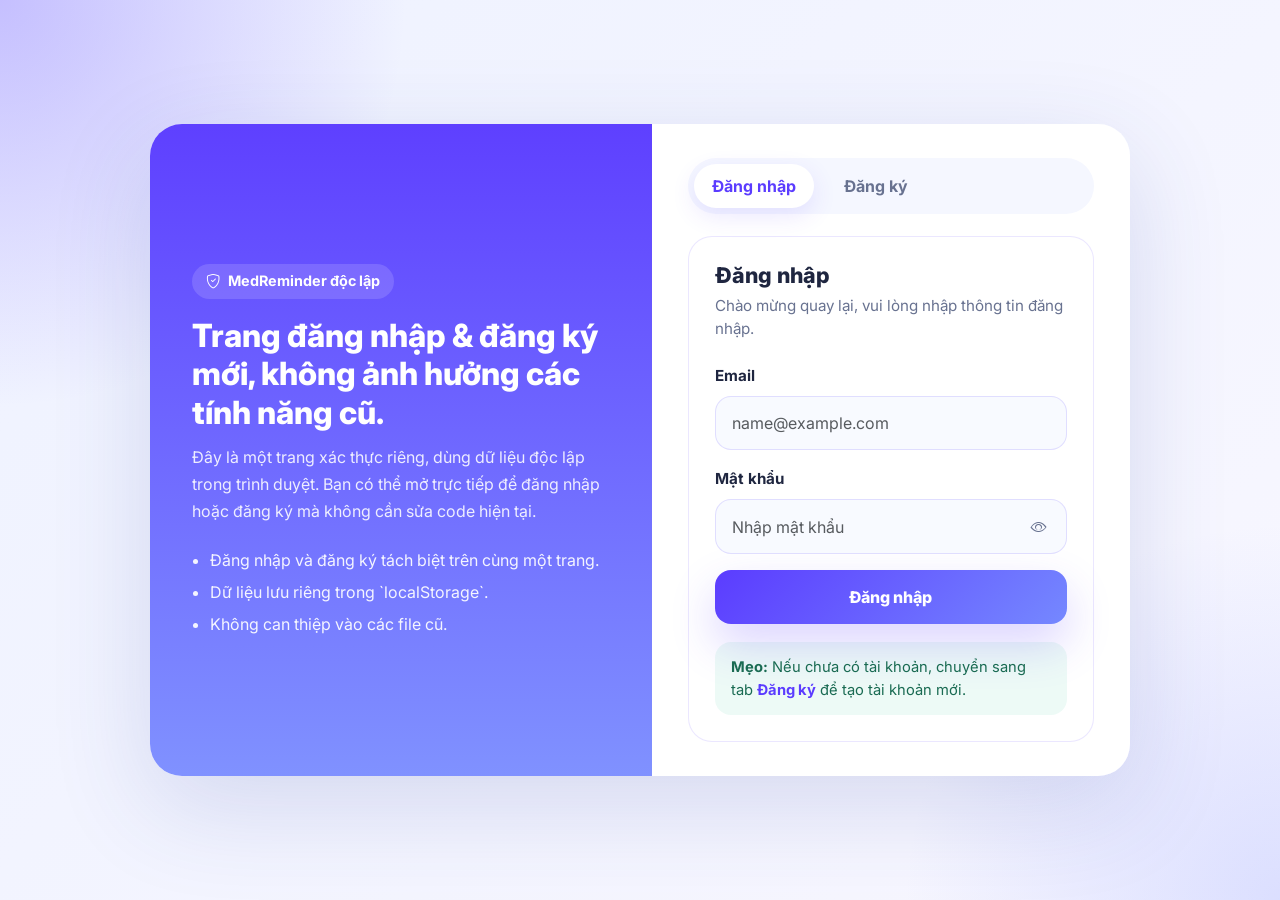
<file: index.html>
<!DOCTYPE html>
<html lang="vi">
<head>
    <meta charset="UTF-8">
    <meta name="viewport" content="width=device-width, initial-scale=1.0">
    <title>MedReminder - Quản lý & Theo dõi</title>
    <link href="https://fonts.googleapis.com/css2?family=Inter:wght@400;600;700&display=swap" rel="stylesheet">
    <link href="https://cdn.jsdelivr.net/npm/bootstrap@5.3.0/dist/css/bootstrap.min.css" rel="stylesheet">
    <link rel="stylesheet" href="https://cdn.jsdelivr.net/npm/bootstrap-icons@1.11.0/font/bootstrap-icons.css">
    <style>
        :root {
            --primary: #5b3cff;
            --secondary: #7588ff;
            --success: #22c392;
            --danger: #ff5d7a;
            --bg: #eef2ff;
            --surface: #ffffff;
            --surface-soft: #f6f7ff;
            --text: #232a4a;
            --muted: #6f7b9d;
            --border: rgba(110, 125, 255, 0.14);
            --shadow: 0 30px 80px rgba(50, 63, 128, 0.1);
        }

        body {
            font-family: 'Inter', sans-serif;
            background: radial-gradient(circle at top left, rgba(91, 60, 255, 0.2), transparent 30%),
                        radial-gradient(circle at bottom right, rgba(95, 196, 255, 0.14), transparent 28%),
                        var(--bg);
            color: var(--text);
            min-height: 100vh;
            padding-bottom: 100px;
            display: flex;
        }

        .sidebar {
            position: fixed;
            top: 0;
            left: 0;
            bottom: 0;
            width: 280px;
            padding: 32px 24px;
            background: rgba(255, 255, 255, 0.96);
            box-shadow: 4px 0 40px rgba(50, 63, 128, 0.08);
            display: flex;
            flex-direction: column;
            gap: 30px;
            z-index: 1000;
        }

        .sidebar-brand {
            display: inline-flex;
            align-items: center;
            gap: 0.75rem;
            font-size: 1.5rem;
            font-weight: 800;
            color: var(--primary);
            letter-spacing: -0.04em;
        }

        .sidebar-brand i {
            font-size: 1.4rem;
        }

        .sidebar-menu {
            display: flex;
            flex-direction: column;
            gap: 12px;
        }

        .sidebar-link {
            display: inline-flex;
            align-items: center;
            gap: 0.75rem;
            padding: 14px 18px;
            border-radius: 18px;
            text-decoration: none;
            color: var(--text);
            font-weight: 700;
            background: rgba(255, 255, 255, 0.95);
            border: 1px solid transparent;
            transition: all 0.25s ease;
        }

        .sidebar-link:hover,
        .sidebar-link.active {
            background: rgba(91, 60, 255, 0.12);
            border-color: rgba(91, 60, 255, 0.18);
            color: var(--primary);
        }

        .sidebar-footer {
            margin-top: auto;
            font-size: 0.95rem;
            line-height: 1.6;
            color: var(--muted);
        }

        .main-content {
            width: calc(100% - 300px);
            margin-left: 300px;
            padding: 32px 32px 60px;
        }

        .hero-panel {
            background: rgba(255,255,255,0.98);
            border: 1px solid rgba(110, 125, 255, 0.16);
            border-radius: 36px;
            padding: 36px;
            box-shadow: 0 35px 95px rgba(49, 67, 160, 0.14);
            margin-bottom: 30px;
            position: relative;
            overflow: hidden;
        }

            background: rgba(255,255,255,0.98);
            border: 1px solid rgba(110, 125, 255, 0.16);
            border-radius: 36px;
            padding: 36px;
            box-shadow: 0 35px 95px rgba(49, 67, 160, 0.14);
            margin-bottom: 30px;
            position: relative;
            overflow: hidden;
        }

        .hero-panel::before {
            content: '';
            position: absolute;
            top: -30px;
            right: -90px;
            width: 260px;
            height: 260px;
            background: radial-gradient(circle, rgba(91, 60, 255, 0.20), transparent 55%);
            filter: blur(14px);
            pointer-events: none;
        }

        .hero-panel::after {
            content: '';
            position: absolute;
            bottom: -40px;
            left: -40px;
            width: 180px;
            height: 180px;
            background: radial-gradient(circle, rgba(117, 136, 255, 0.14), transparent 60%);
            filter: blur(12px);
            pointer-events: none;
        }

        .hero-badge {
            display: inline-flex;
            align-items: center;
            gap: 0.5rem;
            padding: 0.75rem 1rem;
            border-radius: 999px;
            background: rgba(91, 60, 255, 0.09);
            color: var(--primary);
            font-size: 0.9rem;
            font-weight: 700;
            margin-bottom: 1.5rem;
            position: relative;
            z-index: 1;
        }

        .hero-panel h2 {
            font-size: clamp(2.2rem, 2.8vw, 3rem);
            letter-spacing: -0.04em;
            margin-bottom: 0.75rem;
            position: relative;
            z-index: 1;
        }

        .hero-panel p {
            color: var(--muted);
            max-width: 730px;
            position: relative;
            z-index: 1;
        }

        .hero-actions {
            margin-top: 1.75rem;
            position: relative;
            z-index: 1;
        }

        .hero-stat {
            background: var(--surface-soft);
            border: 1px solid rgba(110, 125, 255, 0.12);
            border-radius: 22px;
            padding: 22px 26px;
            min-width: 150px;
            box-shadow: inset 0 0 0 1px rgba(255,255,255,0.75);
        }

        .next-card {
            background: #ffffff;
            border: 1px solid rgba(91, 60, 255, 0.12);
            border-radius: 24px;
            padding: 24px;
            box-shadow: 0 18px 46px rgba(91, 60, 255, 0.08);
        }

        .next-card h5 {
            margin-bottom: 0.85rem;
        }

        .reminder-time {
            font-size: 2.35rem;
            letter-spacing: -0.04em;
            color: var(--primary);
        }

        .reminder-meta {
            color: var(--muted);
        }

        .hero-stat h3 {
            font-size: 1.9rem;
            margin-bottom: 0.35rem;
            color: var(--text);
        }

        .hero-stat small {
            color: var(--muted);
        }

        .card-med {
            border: none;
            border-radius: 28px;
            box-shadow: 0 20px 65px rgba(50, 63, 128, 0.12);
            transition: transform 0.25s ease, box-shadow 0.25s ease;
            background: linear-gradient(180deg, #ffffff, #f7f8ff);
            position: relative;
            overflow: hidden;
        }

        .card-med::before {
            content: '';
            position: absolute;
            top: 0;
            left: 0;
            width: 100%;
            height: 6px;
            background: linear-gradient(90deg, rgba(91, 60, 255, 1), rgba(117, 136, 255, 0.8));
        }

        .card-med:hover {
            transform: translateY(-8px);
            box-shadow: 0 28px 80px rgba(50, 63, 128, 0.16);
        }

        .card-med .card-body {
            padding: 26px 24px 22px;
        }

        .med-name {
            font-size: 1.15rem;
            letter-spacing: -0.02em;
        }

        .is-taken {
            background: #eef4ff !important;
        }

        .is-taken .med-name {
            text-decoration: line-through;
            color: #8d99c7;
        }

        .filter-section {
            background: rgba(255,255,255,0.96);
            padding: 28px;
            border-radius: 28px;
            border: 1px solid rgba(110, 125, 255, 0.12);
            box-shadow: 0 20px 55px rgba(82, 94, 180, 0.08);
            margin-bottom: 30px;
        }

        .view-toggle {
            display: flex;
            flex-wrap: wrap;
            gap: 10px;
        }

        .view-toggle .btn {
            border-radius: 999px;
            font-weight: 700;
            padding: 0.65rem 1.1rem;
        }

        .view-toggle .btn.active {
            background: var(--primary);
            color: #fff;
            box-shadow: 0 16px 34px rgba(91, 60, 255, 0.18);
        }

        .time-badge {
            background: rgba(91, 60, 255, 0.08);
            color: var(--primary);
            padding: 8px 18px;
            border-radius: 999px;
            font-weight: 700;
        }

        .calendar-week-grid {
            display: grid;
            grid-template-columns: repeat(7, minmax(0, 1fr));
            gap: 14px;
        }

        .calendar-day-column {
            background: rgba(255,255,255,0.95);
            border-radius: 24px;
            border: 1px solid rgba(110, 125, 255, 0.12);
            padding: 18px 14px;
            min-height: 240px;
            box-shadow: 0 18px 46px rgba(82, 94, 180, 0.08);
        }

        .calendar-day-title {
            font-weight: 800;
            margin-bottom: 4px;
        }

        .calendar-day-meta {
            color: var(--muted);
            font-size: 0.9rem;
            margin-bottom: 12px;
        }

        .calendar-day-count {
            display: inline-flex;
            padding: 4px 10px;
            border-radius: 999px;
            background: rgba(91, 60, 255, 0.08);
            color: var(--primary);
            font-size: 0.8rem;
            font-weight: 700;
            margin-bottom: 12px;
        }

        .calendar-item {
            background: #f8f9ff;
            border-radius: 18px;
            padding: 12px;
            margin-bottom: 10px;
            border: 1px solid rgba(110, 125, 255, 0.10);
        }

        .calendar-item .calendar-item-time {
            font-weight: 800;
            color: var(--primary);
            margin-bottom: 6px;
        }

        .calendar-item .calendar-item-name {
            font-weight: 700;
            margin-bottom: 4px;
        }

        .calendar-item .calendar-item-status {
            font-size: 0.82rem;
            color: var(--muted);
        }

        .calendar-empty-state {
            color: var(--muted);
            font-size: 0.92rem;
            padding-top: 4px;
        }

        .calendar-month-grid {
            display: grid;
            grid-template-columns: repeat(7, minmax(0, 1fr));
            gap: 12px;
        }

        .calendar-month-cell {
            background: rgba(255,255,255,0.96);
            border-radius: 18px;
            border: 1px solid rgba(110, 125, 255, 0.12);
            min-height: 120px;
            padding: 12px;
            box-shadow: 0 14px 36px rgba(82, 94, 180, 0.06);
        }

        .calendar-month-cell--disabled {
            opacity: 0.48;
        }

        .calendar-month-cell--today {
            border-color: rgba(91, 60, 255, 0.4);
        }

        .calendar-month-label {
            font-size: 0.8rem;
            font-weight: 800;
            margin-bottom: 8px;
            color: var(--text);
        }

        .calendar-month-summary {
            display: flex;
            flex-direction: column;
            gap: 6px;
            font-size: 0.86rem;
            color: var(--muted);
        }

        .calendar-month-pill {
            display: inline-flex;
            align-items: center;
            gap: 6px;
            width: fit-content;
            padding: 4px 10px;
            border-radius: 999px;
            background: rgba(91, 60, 255, 0.08);
            color: var(--primary);
            font-weight: 700;
        }

        @media (max-width: 992px) {
            .calendar-week-grid,
            .calendar-month-grid {
                grid-template-columns: repeat(2, minmax(0, 1fr));
            }
        }

        @media (max-width: 640px) {
            .calendar-week-grid,
            .calendar-month-grid {
                grid-template-columns: 1fr;
            }
        }

        .form-control,
        .form-control:focus,
        .form-control:focus-visible {
            border-radius: 999px;
            border: 1px solid rgba(110, 125, 255, 0.2);
            box-shadow: none;
            padding: 0.95rem 1.15rem;
            background: #f9fbff;
        }

        .form-control:focus {
            border-color: rgba(91, 60, 255, 0.35);
        }

        .btn-primary {
            background: var(--primary);
            border-color: transparent;
            box-shadow: 0 16px 34px rgba(91, 60, 255, 0.18);
        }

        .btn-primary:hover {
            background: #4238ff;
        }

        .btn-outline-light {
            color: #ffffff;
            border-color: rgba(255,255,255,0.35);
        }

        .btn-outline-light:hover {
            color: white;
            background: rgba(255,255,255,0.12);
        }

        .fab-add {
            position: fixed;
            bottom: 28px;
            right: 28px;
            width: 68px;
            height: 68px;
            background: linear-gradient(135deg, var(--primary), #6b7dff);
            color: white;
            border-radius: 50%;
            display: flex;
            align-items: center;
            justify-content: center;
            font-size: 28px;
            box-shadow: 0 28px 64px rgba(91, 60, 255, 0.24);
            border: none;
            z-index: 1000;
            transition: transform 0.2s ease, background 0.2s ease;
        }

        .fab-add:hover {
            transform: scale(1.08);
            background: #3829ff;
        }

        #loading-overlay {
            position: fixed;
            top: 0;
            left: 0;
            width: 100%;
            height: 100%;
            background: rgba(255,255,255,0.78);
            z-index: 9999;
            display: flex;
            align-items: center;
            justify-content: center;
            backdrop-filter: blur(4px);
        }

        .schedule-empty {
            min-height: 240px;
            display: flex;
            align-items: center;
            justify-content: center;
            color: var(--muted);
        }

        .modal-content {
            border-radius: 28px;
            overflow: hidden;
            border: 1px solid rgba(110, 125, 255, 0.12);
        }

        .modal-body .form-control {
            border-radius: 18px;
            padding: 0.95rem 1.25rem;
            background: #f7f8ff;
        }

        .helper-box {
            margin-top: 18px;
            padding: 14px 16px;
            border-radius: 16px;
            background: rgba(34, 195, 146, 0.08);
            color: #1a6b53;
            font-size: 0.92rem;
        }

        .hidden {
            display: none;
        }
    </style>
</head>
<body>
    <div id="loading-overlay" class="d-none">
        <div class="spinner-border text-primary" role="status"></div>
    </div>

    <aside class="sidebar">
        <a href="index.html" class="sidebar-brand"><i class="bi bi-capsule-pill"></i> MedReminder</a>
        <div class="sidebar-menu">
            <a href="index.html" class="sidebar-link active"><i class="bi bi-person-circle"></i> Người bệnh</a>
            <a href="news.html" class="sidebar-link"><i class="bi bi-newspaper"></i> Tin tức</a>
            <a href="about.html" class="sidebar-link"><i class="bi bi-info-circle"></i> Giới thiệu</a>
        </div>
        <div class="sidebar-footer"
            Quản lý nhắc uống thuốc và xem lịch trình trong giao diện trực quan.
        </div>
    </aside>

    <main class="main-content">
        <div class="container mt-4">
        <div id="sessionNotice" class="helper-box hidden"></div>

        <div class="filter-section">
            <div class="d-flex flex-wrap align-items-center justify-content-between gap-3 mb-3">
                <div>
                    <h5 class="fw-bold mb-1">Xem lịch uống thuốc</h5>
                    <p class="text-muted small mb-0">Chọn ngày, tuần hoặc tháng để theo dõi thuốc</p>
                </div>
                <div class="d-flex align-items-center gap-2">
                    <label class="fw-bold small mb-0">Ngày:</label>
                    <input type="date" id="dateFilter" class="form-control rounded-pill border-primary shadow-sm">
                </div>
            </div>

            <div class="view-toggle" id="viewToggle">
                <button type="button" class="btn btn-outline-primary active" data-view="day">Ngày</button>
                <button type="button" class="btn btn-outline-primary" data-view="week">Tuần</button>
                <button type="button" class="btn btn-outline-primary" data-view="month">Tháng</button>
            </div>
        </div>

        <div id="scheduleContainer"></div>
    </div>
    </main>

    <button class="fab-add" data-bs-toggle="modal" data-bs-target="#addModal">
        <i class="bi bi-plus-lg"></i>
    </button>

    <div class="modal fade" id="addModal" tabindex="-1">
        <div class="modal-dialog modal-dialog-centered">
            <div class="modal-content border-0 shadow" style="border-radius: 25px;">
                <div class="modal-body p-4">
                    <h5 class="fw-bold mb-4">Thêm lịch nhắc mới</h5>
                    <div class="mb-3">
                        <label class="small fw-bold mb-1">Tên thuốc</label>
                        <input type="text" id="newMedName" class="form-control rounded-pill border-light bg-light p-3" placeholder="Ví dụ: Paracetamol">
                    </div>
                    <div class="mb-3">
                        <label class="small fw-bold mb-1">Giờ uống</label>
                        <input type="time" id="newMedTime" class="form-control rounded-pill border-light bg-light p-3">
                    </div>
                    <div class="d-grid gap-2 mt-4">
                        <button class="btn btn-primary rounded-pill py-3 fw-bold" id="btnSaveQuick">Lưu lịch nhắc</button>
                        <button class="btn btn-light rounded-pill py-3 text-muted" data-bs-dismiss="modal">Hủy</button>
                    </div>
                </div>
            </div>
        </div>
    </div>

    <script src="https://code.jquery.com/jquery-3.6.0.min.js"></script>
    <script src="https://cdn.jsdelivr.net/npm/bootstrap@5.3.0/dist/js/bootstrap.bundle.min.js"></script>
    <script>
        const API_URL = "https://6a06dc73c83ba8ad9b3e047a.mockapi.io/schedules";

        let currentView = 'day';
        let currentDate = new Date();

        function getLocalDateString(dateObj) {
            const year = dateObj.getFullYear();
            const month = String(dateObj.getMonth() + 1).padStart(2, '0');
            const day = String(dateObj.getDate()).padStart(2, '0');
            return `${year}-${month}-${day}`;
        }

        function parseLocalDate(value) {
            if (!value) {
                return null;
            }

            const [year, month, day] = value.split('-').map(Number);
            if (!year || !month || !day) {
                return null;
            }

            return new Date(year, month - 1, day);
        }

        function normalizeDateValue(rawDate) {
            if (!rawDate) return '';
            return rawDate.split('T')[0];
        }

        function createDate(dateStr) {
            const [year, month, day] = dateStr.split('-').map(Number);
            return new Date(year, month - 1, day);
        }

        function getWeekStart(dateObj) {
            const baseDate = new Date(dateObj);
            const day = baseDate.getDay();
            const diff = (day === 0 ? -6 : 1) - day;
            baseDate.setDate(baseDate.getDate() + diff);
            baseDate.setHours(0, 0, 0, 0);
            return baseDate;
        }

        function getWeekDays(weekStart) {
            return Array.from({ length: 7 }, (_, index) => {
                const date = new Date(weekStart);
                date.setDate(weekStart.getDate() + index);
                return date;
            });
        }

        function getMonthDays(baseDate) {
            const firstDay = new Date(baseDate.getFullYear(), baseDate.getMonth(), 1);
            const startOffset = (firstDay.getDay() + 6) % 7;
            const start = new Date(firstDay);
            start.setDate(firstDay.getDate() - startOffset);

            return Array.from({ length: 42 }, (_, index) => {
                const date = new Date(start);
                date.setDate(start.getDate() + index);
                return date;
            });
        }

        function getScheduleForDate(items, dateStr) {
            return items
                .filter(item => normalizeDateValue(item.date) === dateStr)
                .sort((a, b) => a.time.localeCompare(b.time));
        }

        function renderDayView(items) {
            const container = $('#scheduleContainer').empty();
            const currentDateStr = getLocalDateString(currentDate);
            const dayItems = getScheduleForDate(items, currentDateStr);

            if (dayItems.length === 0) {
                container.append(`<div class="text-center mt-5"><p class="mb-0 text-muted">Trống lịch cho ngày này</p></div>`);
                return;
            }

            const cards = dayItems.map(item => `
                <div class="col-md-6 col-lg-4">
                    <div class="card card-med p-3 ${item.isTaken ? 'is-taken' : ''}">
                        <div class="card-body">
                            <div class="d-flex justify-content-between mb-3">
                                <span class="time-badge"><i class="bi bi-alarm me-1"></i>${item.time}</span>
                                ${item.isTaken ? '<span class="badge bg-success rounded-pill px-3">Đã xong</span>' : '<span class="badge bg-warning text-dark rounded-pill px-3">Chờ uống</span>'}
                            </div>
                            <h5 class="med-name fw-bold mb-2">${item.medName}</h5>
                            <p class="text-muted small mb-4">Ngày nhắc: ${currentDateStr}</p>
                            <button class="btn w-100 rounded-pill fw-bold transition ${item.isTaken ? 'btn-outline-secondary' : 'btn-primary shadow'}" onclick="markAsTaken('${item.id}', ${item.isTaken})">
                                ${item.isTaken ? 'Hoàn tác' : 'Đã uống thuốc'}
                            </button>
                        </div>
                    </div>
                </div>
            `).join('');

            container.append(`<div class="row g-4">${cards}</div>`);
        }

        function renderWeekView(items) {
            const container = $('#scheduleContainer').empty();
            const weekStart = getWeekStart(currentDate);
            const weekDays = getWeekDays(weekStart);

            const columns = weekDays.map(day => {
                const dateStr = getLocalDateString(day);
                const dayItems = getScheduleForDate(items, dateStr);

                const entries = dayItems.map(item => `
                    <div class="calendar-item">
                        <div class="calendar-item-time">${item.time}</div>
                        <div class="calendar-item-name">${item.medName}</div>
                        <div class="calendar-item-status">${item.isTaken ? 'Đã xong' : 'Chờ uống'}</div>
                    </div>
                `).join('');

                return `
                    <div class="calendar-day-column">
                        <div class="calendar-day-title">${day.getDate()}</div>
                        <div class="calendar-day-meta">${day.toLocaleDateString('vi-VN', { weekday: 'short' })}</div>
                        <div class="calendar-day-count">${dayItems.length} nhắc</div>
                        ${entries || '<div class="calendar-empty-state">Không có lịch</div>'}
                    </div>
                `;
            }).join('');

            container.append(`<div class="calendar-week-grid">${columns}</div>`);
        }

        function renderMonthView(items) {
            const container = $('#scheduleContainer').empty();
            const monthDays = getMonthDays(currentDate);
            const headings = ['T2', 'T3', 'T4', 'T5', 'T6', 'T7', 'CN'];

            const cells = monthDays.map(day => {
                const dateStr = getLocalDateString(day);
                const dayItems = getScheduleForDate(items, dateStr);
                const isCurrentMonth = day.getMonth() === currentDate.getMonth();
                const isToday = dateStr === getLocalDateString(new Date());

                const summary = dayItems.slice(0, 2).map(item => `
                    <div class="calendar-month-pill">${item.time} • ${item.medName}</div>
                `).join('');

                return `
                    <div class="calendar-month-cell ${!isCurrentMonth ? 'calendar-month-cell--disabled' : ''} ${isToday ? 'calendar-month-cell--today' : ''}">
                        <div class="calendar-month-label">${day.getDate()}</div>
                        <div class="calendar-month-summary">
                            ${summary || '<span class="text-muted">Không có lịch</span>'}
                            ${dayItems.length > 2 ? `<span class="text-muted">+${dayItems.length - 2} nhắc khác</span>` : ''}
                        </div>
                    </div>
                `;
            }).join('');

            const header = headings.map(label => `<div class="text-center fw-bold text-muted">${label}</div>`).join('');
            container.append(`<div class="calendar-month-grid">${header}${cells}</div>`);
        }

        function renderScheduleView(items) {
            if (currentView === 'week') {
                renderWeekView(items);
                return;
            }

            if (currentView === 'month') {
                renderMonthView(items);
                return;
            }

            renderDayView(items);
        }

        async function loadSchedules() {
            $('#loading-overlay').removeClass('d-none');
            try {
                const res = await fetch(API_URL);
                const data = await res.json();
                renderScheduleView(data);
            } catch (error) {
                console.error(error);
            } finally {
                $('#loading-overlay').addClass('d-none');
            }
        }

        $(document).ready(() => {
            currentDate = new Date();
            $('#dateFilter').val(getLocalDateString(currentDate));
            loadSchedules();
        });

        $('#dateFilter').change(function() {
            currentDate = parseLocalDate($(this).val()) || new Date();
            loadSchedules();
        });

        $('#viewToggle .btn').on('click', function() {
            $('#viewToggle .btn').removeClass('active');
            $(this).addClass('active');
            currentView = $(this).data('view');
            loadSchedules();
        });

        $('#btnSaveQuick').click(async function() {
            const medName = $('#newMedName').val();
            const time = $('#newMedTime').val();
            const date = $('#dateFilter').val();

            if (!medName || !time) {
                return alert('Vui lòng nhập đủ thông tin!');
            }

            $('#loading-overlay').removeClass('d-none');
            await fetch(API_URL, {
                method: 'POST',
                headers: { 'Content-Type': 'application/json' },
                body: JSON.stringify({ medName, time, isTaken: false, date })
            });

            $('#addModal').modal('hide');
            $('#newMedName').val('');
            loadSchedules();
        });

        async function markAsTaken(id, currentStatus) {
            await fetch(`${API_URL}/${id}`, {
                method: 'PUT',
                headers: { 'Content-Type': 'application/json' },
                body: JSON.stringify({ isTaken: !currentStatus })
            });
            loadSchedules();
        }
    </script>
    <script>
        (function() {
            const STORAGE_KEY = 'medreminder_standalone_current_user';

            function getCurrentUser() {
                try {
                    const raw = localStorage.getItem(STORAGE_KEY);
                    if (!raw) return null;
                    return JSON.parse(raw);
                } catch (error) {
                    return null;
                }
            }

            function clearSession() {
                localStorage.removeItem(STORAGE_KEY);
                $('#sessionNotice').addClass('hidden').empty();
            }

            function renderSessionNotice(currentUser) {
                $('#sessionNotice')
                    .removeClass('hidden')
                    .html(`
                        <strong>Thông báo:</strong> Bạn đang đăng nhập với <strong>${currentUser.email}</strong> (${currentUser.role}).
                        <div class="mt-2">
                            <button type="button" id="continueSessionBtn" class="btn btn-primary btn-sm">Tiếp tục</button>
                            <button type="button" id="logoutSessionBtn" class="btn btn-outline-secondary btn-sm ms-2">Đăng xuất</button>
                        </div>
                    `);

                $('#continueSessionBtn').on('click', function () {
                    window.location.href = 'index.html';
                });

                $('#logoutSessionBtn').on('click', function () {
                    clearSession();
                    window.location.replace('auth-standalone.html');
                });
            }

            const currentUser = getCurrentUser();

            if (!currentUser) {
                window.location.replace('auth-standalone.html');
                return;
            }

            renderSessionNotice(currentUser);

            const adminLink = document.querySelector('a[href="admin.html"]');

            if (currentUser.role !== 'admin') {
                if (adminLink) {
                    adminLink.remove();
                }
            }
        })();
    </script>
</body>
</html>
</file>
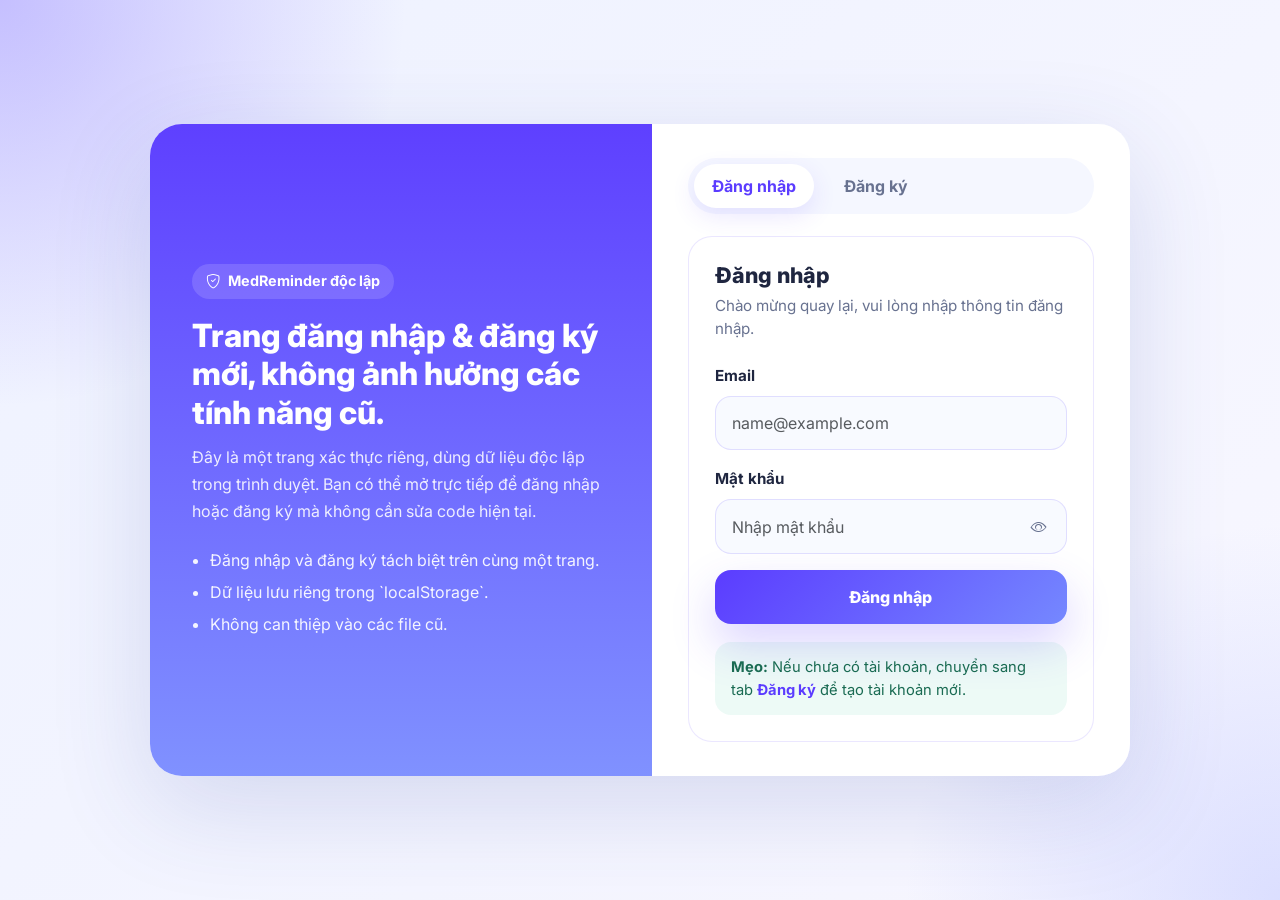
<file: admin.html>
<!DOCTYPE html>
<html lang="vi">
<head>
    <meta charset="UTF-8">
    <meta name="viewport" content="width=device-width, initial-scale=1.0">
    <title>Admin Dashboard - MedReminder</title>
    <link href="https://fonts.googleapis.com/css2?family=Inter:wght@400;600;700&display=swap" rel="stylesheet">
    <link href="https://cdn.jsdelivr.net/npm/bootstrap@5.3.0/dist/css/bootstrap.min.css" rel="stylesheet">
    <link rel="stylesheet" href="https://cdn.jsdelivr.net/npm/bootstrap-icons@1.11.0/font/bootstrap-icons.css">
    <style>
        :root {
            --primary: #5b3cff;
            --secondary: #6f7dff;
            --success: #22c392;
            --danger: #ff5d7a;
            --surface: #ffffff;
            --surface-soft: #f7f8ff;
            --text: #252a48;
            --muted: #7a86b6;
            --border: rgba(103, 110, 224, 0.18);
            --shadow: 0 30px 70px rgba(43, 53, 114, 0.1);
        }

        html, body {
            min-height: 100%;
        }

        body {
            font-family: 'Inter', sans-serif;
            background: radial-gradient(circle at top left, rgba(91, 60, 255, 0.20), transparent 30%),
                        radial-gradient(circle at bottom right, rgba(95, 196, 255, 0.14), transparent 28%),
                        #eff2ff;
            color: var(--text);
        }

        .navbar {
            background: rgba(255, 255, 255, 0.88);
            backdrop-filter: blur(16px);
            border: none;
            box-shadow: 0 24px 54px rgba(48, 62, 126, 0.09);
        }

        .navbar-brand {
            letter-spacing: 0.04em;
        }

        .admin-card {
            background: var(--surface);
            border-radius: 30px;
            padding: 32px;
            box-shadow: var(--shadow);
            border: 1px solid rgba(111, 125, 255, 0.14);
        }

        .form-control-custom {
            border-radius: 16px;
            padding: 14px 16px;
            border: 1px solid rgba(111, 125, 255, 0.22);
            background: #fbfbff;
            transition: border-color 0.2s ease, box-shadow 0.2s ease;
        }

        .form-control-custom:focus {
            border-color: rgba(91, 60, 255, 0.45);
            box-shadow: 0 0 0 0.18rem rgba(91, 60, 255, 0.12);
            outline: none;
        }

        .page-hero {
            background: linear-gradient(135deg, rgba(255,255,255,0.95), rgba(239,242,255,0.98));
            border-radius: 32px;
            padding: 32px;
            border: 1px solid rgba(111, 125, 255, 0.10);
            box-shadow: 0 24px 60px rgba(49, 60, 122, 0.08);
            margin-bottom: 30px;
        }

        .page-hero h1 {
            font-size: clamp(2.1rem, 2.6vw, 3rem);
            margin-bottom: 0.75rem;
        }

        .page-hero p {
            color: var(--muted);
            max-width: 700px;
        }

        .hero-actions {
            display: flex;
            flex-wrap: wrap;
            gap: 14px;
            align-items: center;
        }

        .summary-card {
            background: var(--surface-soft);
            border: 1px solid rgba(111, 125, 255, 0.12);
            border-radius: 22px;
            padding: 22px 24px;
            min-width: 190px;
            box-shadow: inset 0 0 0 1px rgba(255,255,255,0.75);
        }

        .summary-card h6 {
            color: var(--muted);
            font-size: 0.82rem;
            margin-bottom: 0.75rem;
            text-transform: uppercase;
            letter-spacing: 0.08em;
        }

        .summary-card .value {
            font-size: 2.1rem;
            font-weight: 800;
            color: var(--text);
        }

        .summary-card .label {
            color: var(--secondary);
            font-size: 0.95rem;
            margin-top: 0.35rem;
        }

        .nav-tabs {
            border-bottom: none;
            gap: 12px;
        }

        .nav-link {
            border: none !important;
            border-radius: 16px !important;
            color: var(--muted);
            font-weight: 700;
            padding: 12px 18px;
            transition: all 0.2s ease;
        }

        .nav-link.active {
            background: var(--primary);
            color: white !important;
            box-shadow: 0 18px 35px rgba(91, 60, 255, 0.18);
        }

        .table {
            border-collapse: separate;
            border-spacing: 0 14px;
            margin-bottom: 0;
        }

        .table thead th {
            background: transparent;
            color: var(--muted);
            text-transform: uppercase;
            font-size: 0.75rem;
            letter-spacing: 0.08em;
            border: 0;
            padding-bottom: 0.75rem;
        }

        .table tbody tr {
            background: var(--surface);
            border-radius: 18px;
            box-shadow: 0 14px 32px rgba(56, 64, 125, 0.06);
            transition: transform 0.2s ease, box-shadow 0.2s ease;
        }

        .table tbody tr:hover {
            transform: translateY(-2px);
            box-shadow: 0 20px 44px rgba(56, 64, 125, 0.08);
        }

        .table tbody tr td {
            border: none;
            vertical-align: middle;
            padding: 1rem 1rem;
            background: transparent;
        }

        .table tbody tr td:first-child {
            border-top-left-radius: 18px;
            border-bottom-left-radius: 18px;
        }

        .table tbody tr td:last-child {
            border-top-right-radius: 18px;
            border-bottom-right-radius: 18px;
        }

        .btn-action {
            border-radius: 16px;
            font-weight: 700;
            padding: 12px 24px;
        }

        .btn-outline-info,
        .btn-outline-danger {
            border-radius: 14px;
        }

        .table-responsive {
            overflow: visible;
        }

        .modal-content {
            border-radius: 28px;
            border: none;
            overflow: hidden;
        }

        .helper-box {
            margin-top: 18px;
            padding: 14px 16px;
            border-radius: 16px;
            background: rgba(34, 195, 146, 0.08);
            color: #1a6b53;
            font-size: 0.92rem;
        }

        .hidden {
            display: none;
        }
    </style>
</head>
<body>
    <nav class="navbar navbar-light bg-white border-bottom px-4 mb-4">
        <span class="navbar-brand fw-bold text-primary"><i class="bi bi-shield-lock-fill me-2"></i>MED ADMIN</span>
        <div>
            <a href="news.html" class="btn btn-outline-secondary btn-sm rounded-pill me-2"><i class="bi bi-newspaper"></i> Tin tức</a>
            <a href="index.html" class="btn btn-outline-secondary btn-sm rounded-pill"><i class="bi bi-arrow-left"></i> Xem trang chủ</a>
        </div>
    </nav>

    <div class="container py-4">
        <div id="sessionNotice" class="helper-box hidden"></div>

        <div class="page-hero">
            <div class="row align-items-center gy-4">
                <div class="col-lg-7">
                    <h1 class="fw-bold">Bảng điều khiển MedReminder</h1>
                    <p>Quản lý thuốc, lịch nhắc và hồ sơ bệnh nhân trong cùng một không gian làm việc hiện đại, sạch sẽ và dễ nhìn.</p>
                </div>
                <div class="col-lg-5">
                    <div class="d-flex flex-wrap gap-3 justify-content-lg-end">
                        <div class="summary-card text-center">
                            <h6>Tổng thuốc</h6>
                            <div class="value">18</div>
                            <div class="label">Cập nhật nhanh</div>
                        </div>
                        <div class="summary-card text-center">
                            <h6>Bệnh nhân</h6>
                            <div class="value">42</div>
                            <div class="label">Theo dõi chặt</div>
                        </div>
                    </div>
                </div>
            </div>
        </div>

        <ul class="nav nav-tabs mb-4" id="adminTab" role="tablist">
            <li class="nav-item">
                <button class="nav-link active" data-bs-toggle="tab" data-bs-target="#med-content">
                    <i class="bi bi-capsule me-2"></i>Quản lý thuốc
                </button>
            </li>
            <li class="nav-item">
                <button class="nav-link" data-bs-toggle="tab" data-bs-target="#patient-content">
                    <i class="bi bi-people me-2"></i>Danh sách bệnh nhân
                </button>
            </li>
        </ul>

        <div class="tab-content">
            <div class="tab-pane fade show active" id="med-content">
                <div class="admin-card">
                    <div class="d-flex flex-column flex-md-row justify-content-between align-items-start gap-3 mb-4">
                        <div>
                            <h5 class="fw-bold mb-1">Danh mục Thuốc & Lịch nhắc</h5>
                            <p class="mb-0 text-muted">Thêm, chỉnh sửa và quản lý các thuốc theo lịch một cách nhanh chóng.</p>
                        </div>
                        <button class="btn btn-primary btn-action shadow" onclick="openModal()">
                            <i class="bi bi-plus-lg me-2"></i>Thêm thuốc mới
                        </button>
                    </div>
                    <div class="table-responsive">
                        <table class="table align-middle">
                            <thead>
                                <tr><th>Tên thuốc</th><th>Liều dùng</th><th>Giờ nhắc</th><th>Thao tác</th></tr>
                            </thead>
                            <tbody id="medTableBody"></tbody>
                        </table>
                    </div>
                </div>
            </div>

            <div class="tab-pane fade" id="patient-content">
                <div class="admin-card">
                    <div class="d-flex justify-content-between mb-4">
                        <h5 class="fw-bold mb-0 align-self-center">Thông tin bệnh nhân hệ thống</h5>
                        <button class="btn btn-success btn-action shadow" onclick="openPatientModal()">
                            <i class="bi bi-person-plus-fill me-2"></i>Thêm bệnh nhân mới
                        </button>
                    </div>
                    <div class="table-responsive">
                        <table class="table align-middle">
                            <thead>
                                <tr><th>ID</th><th>Họ và Tên</th><th>Giới tính</th><th>Số điện thoại</th><th>Thao tác</th></tr>
                            </thead>
                            <tbody id="patientTableBody"></tbody>
                        </table>
                    </div>
                </div>
            </div>
        </div>
    </div>

    <div class="modal fade" id="modalMed" tabindex="-1">
        <div class="modal-dialog modal-dialog-centered">
            <div class="modal-content border-0 shadow" style="border-radius: 25px;">
                <div class="modal-body p-4">
                    <h5 class="fw-bold mb-4" id="modalTitle">Thông tin thuốc</h5>
                    <input type="hidden" id="editId">
                    
                    <label class="small fw-bold">Tên dược phẩm</label>
                    <input type="text" id="inpName" class="form-control form-control-custom" placeholder="Tên thuốc...">
                    
                    <label class="small fw-bold">Liều lượng (viên)</label>
                    <input type="number" id="inpDose" class="form-control form-control-custom" placeholder="Ví dụ: 1">
                    
                    <label class="small fw-bold">Giờ nhắc uống</label>
                    <input type="time" id="inpTime" class="form-control form-control-custom">

                    <div class="d-grid gap-2 mt-3">
                        <button class="btn btn-primary btn-action py-3 shadow" id="btnSave">Lưu thông tin</button>
                        <button class="btn btn-light btn-action py-3" data-bs-dismiss="modal">Hủy</button>
                    </div>
                </div>
            </div>
        </div>
    </div>

    <div class="modal fade" id="modalPatient" tabindex="-1">
        <div class="modal-dialog modal-dialog-centered">
            <div class="modal-content border-0 shadow" style="border-radius: 25px;">
                <div class="modal-body p-4">
                    <h5 class="fw-bold mb-4" id="modalPatientTitle">Thông tin bệnh nhân</h5>
                    <input type="hidden" id="editPatientId">
                    
                    <label class="small fw-bold">Họ và tên</label>
                    <input type="text" id="inpPatientName" class="form-control form-control-custom" placeholder="Nhập tên bệnh nhân...">
                    
                    <label class="small fw-bold">Giới tính</label>
                    <select id="inpPatientGender" class="form-control form-control-custom">
                        <option value="Nam">Nam</option>
                        <option value="Nữ">Nữ</option>
                        <option value="Khác">Khác</option>
                    </select>
                    
                    <label class="small fw-bold">Số điện thoại</label>
                    <input type="text" id="inpPatientPhone" class="form-control form-control-custom" placeholder="Nhập số điện thoại...">

                    <div class="d-grid gap-2 mt-3">
                        <button class="btn btn-success btn-action py-3 shadow" id="btnSavePatient">Lưu bệnh nhân</button>
                        <button class="btn btn-light btn-action py-3" data-bs-dismiss="modal">Hủy</button>
                    </div>
                </div>
            </div>
        </div>
    </div>

    <script src="https://code.jquery.com/jquery-3.6.0.min.js"></script>
    <script src="https://cdn.jsdelivr.net/npm/bootstrap@5.3.0/dist/js/bootstrap.bundle.min.js"></script>
    <script src="js/api.js"></script> 
    
    <script>
        $(document).ready(() => {
            if (typeof MedService === 'undefined') {
                alert("Lỗi: Không tìm thấy file api.js hoặc MedService chưa được định nghĩa!");
                return;
            }
            renderMeds();
            renderPatients();
        });

        // Tải thuốc (Giữ nguyên)
        async function renderMeds() {
            try {
                const meds = await MedService.getAll();
                const tbody = $('#medTableBody').empty();
                meds.forEach(m => {
                    tbody.append(`
                        <tr>
                            <td class="fw-bold text-primary">${m.name}</td>
                            <td><span class="badge bg-light text-dark">${m.dosage} viên</span></td>
                            <td><span class="text-danger fw-bold"><i class="bi bi-alarm me-1"></i>${m.time || '--:--'}</span></td>
                            <td>
                                <button class="btn btn-sm btn-outline-info border-0" onclick="openModal('${m.id}', '${m.name}', ${m.dosage}, '${m.time}')"><i class="bi bi-pencil-square"></i></button>
                                <button class="btn btn-sm btn-outline-danger border-0" onclick="handleDelete('${m.id}')"><i class="bi bi-trash3-fill"></i></button>
                            </td>
                        </tr>`);
                });
            } catch (err) { console.error("Lỗi render thuốc:", err); }
        }

        // Tải bệnh nhân (Thêm nút sửa/xóa vào hàng)
        async function renderPatients() {
            try {
                const patients = await PatientService.getAll();
                const tbody = $('#patientTableBody').empty();
                patients.forEach(p => {
                    tbody.append(`
                        <tr>
                            <td class="text-muted small">#${p.id}</td>
                            <td class="fw-bold">${p.name}</td>
                            <td>${p.gender || 'N/A'}</td>
                            <td>${p.phone || 'N/A'}</td>
                            <td>
                                <button class="btn btn-sm btn-outline-info border-0" onclick="openPatientModal('${p.id}', '${p.name}', '${p.gender}', '${p.phone}')"><i class="bi bi-pencil-square"></i></button>
                                <button class="btn btn-sm btn-outline-danger border-0" onclick="handleDeletePatient('${p.id}')"><i class="bi bi-trash3-fill"></i></button>
                            </td>
                        </tr>`);
                });
            } catch (err) { console.error("Lỗi render bệnh nhân:", err); }
        }

        // Mở Modal Thuốc (Giữ nguyên)
        function openModal(id = '', name = '', dose = '', time = '') {
            $('#editId').val(id);
            $('#inpName').val(name);
            $('#inpDose').val(dose);
            $('#inpTime').val(time);
            $('#modalTitle').text(id ? "Chỉnh sửa thuốc" : "Thêm thuốc mới");
            $('#modalMed').modal('show');
        }

        // Lưu thông tin Thuốc (Giữ nguyên)
        $('#btnSave').click(async function() {
            const id = $('#editId').val();
            const data = {
                name: $('#inpName').val(),
                dosage: parseInt($('#inpDose').val()),
                time: $('#inpTime').val()
            };

            if (!data.name || isNaN(data.dosage)) {
                alert("Vui lòng nhập tên thuốc và liều lượng hợp lệ!");
                return;
            }

            try {
                if (id) {
                    await MedService.update(id, data);
                } else {
                    await MedService.create(data);
                }
                $('#modalMed').modal('hide');
                renderMeds();
            } catch (err) { alert("Lỗi khi lưu dữ liệu: " + err.message); }
        });

        // Xóa thuốc (Giữ nguyên)
        async function handleDelete(id) {
            if (confirm("Bạn có chắc chắn muốn xóa thuốc này?")) {
                try {
                    await MedService.delete(id);
                    renderMeds();
                } catch (err) { alert("Lỗi khi xóa: " + err.message); }
            }
        }

        /* ==========================================================================
           PHẦN CODE THÊM MỚI: XỬ LÝ LOGIC CHO BỆNH NHÂN
           ========================================================================== */
        
        // Mở Modal Bệnh nhân
        function openPatientModal(id = '', name = '', gender = 'Nam', phone = '') {
            $('#editPatientId').val(id);
            $('#inpPatientName').val(name);
            $('#inpPatientGender').val(gender);
            $('#inpPatientPhone').val(phone);
            $('#modalPatientTitle').text(id ? "Chỉnh sửa bệnh nhân" : "Thêm bệnh nhân mới");
            $('#modalPatient').modal('show');
        }

        // Xử lý click nút lưu bệnh nhân (Hỗ trợ cả POST và PUT)
        $('#btnSavePatient').click(async function() {
            const id = $('#editPatientId').val();
            const data = {
                name: $('#inpPatientName').val(),
                gender: $('#inpPatientGender').val(),
                phone: $('#inpPatientPhone').val()
            };

            if (!data.name || !data.phone) {
                alert("Vui lòng nhập đầy đủ Tên và Số điện thoại!");
                return;
            }

            try {
                if (id) {
                    await PatientService.update(id, data);
                } else {
                    await PatientService.create(data);
                }
                $('#modalPatient').modal('hide');
                renderPatients();
            } catch (err) { 
                alert("Lỗi khi lưu bệnh nhân: " + err.message); 
            }
        });

        // Xóa bệnh nhân
        async function handleDeletePatient(id) {
            if (confirm("Xác nhận xóa bệnh nhân này?")) {
                try {
                    await PatientService.delete(id);
                    renderPatients();
                } catch (err) { 
                    alert("Lỗi khi xóa bệnh nhân: " + err.message); 
                }
            }
        }
    </script>
    <script>
        (function() {
            const STORAGE_KEY = 'medreminder_standalone_current_user';

            function getCurrentUser() {
                try {
                    const raw = localStorage.getItem(STORAGE_KEY);
                    if (!raw) return null;
                    return JSON.parse(raw);
                } catch (error) {
                    return null;
                }
            }

            function clearSession() {
                localStorage.removeItem(STORAGE_KEY);
                $('#sessionNotice').addClass('hidden').empty();
            }

            function renderSessionNotice(currentUser) {
                $('#sessionNotice')
                    .removeClass('hidden')
                    .html(`
                        <strong>Thông báo:</strong> Bạn đang đăng nhập với <strong>${currentUser.email}</strong> (${currentUser.role}).
                        <div class="mt-2">
                            <button type="button" id="continueSessionBtn" class="btn btn-primary btn-sm">Tiếp tục</button>
                            <button type="button" id="logoutSessionBtn" class="btn btn-outline-secondary btn-sm ms-2">Đăng xuất</button>
                        </div>
                    `);

                $('#continueSessionBtn').on('click', function () {
                    window.location.href = 'admin.html';
                });

                $('#logoutSessionBtn').on('click', function () {
                    clearSession();
                    window.location.replace('auth-standalone.html');
                });
            }

            const currentUser = getCurrentUser();

            if (!currentUser) {
                window.location.replace('auth-standalone.html');
                return;
            }

            if (currentUser.role !== 'admin') {
                window.location.replace('index.html');
                return;
            }

            renderSessionNotice(currentUser);
        })();
    </script>
</body>
</html>
</file>
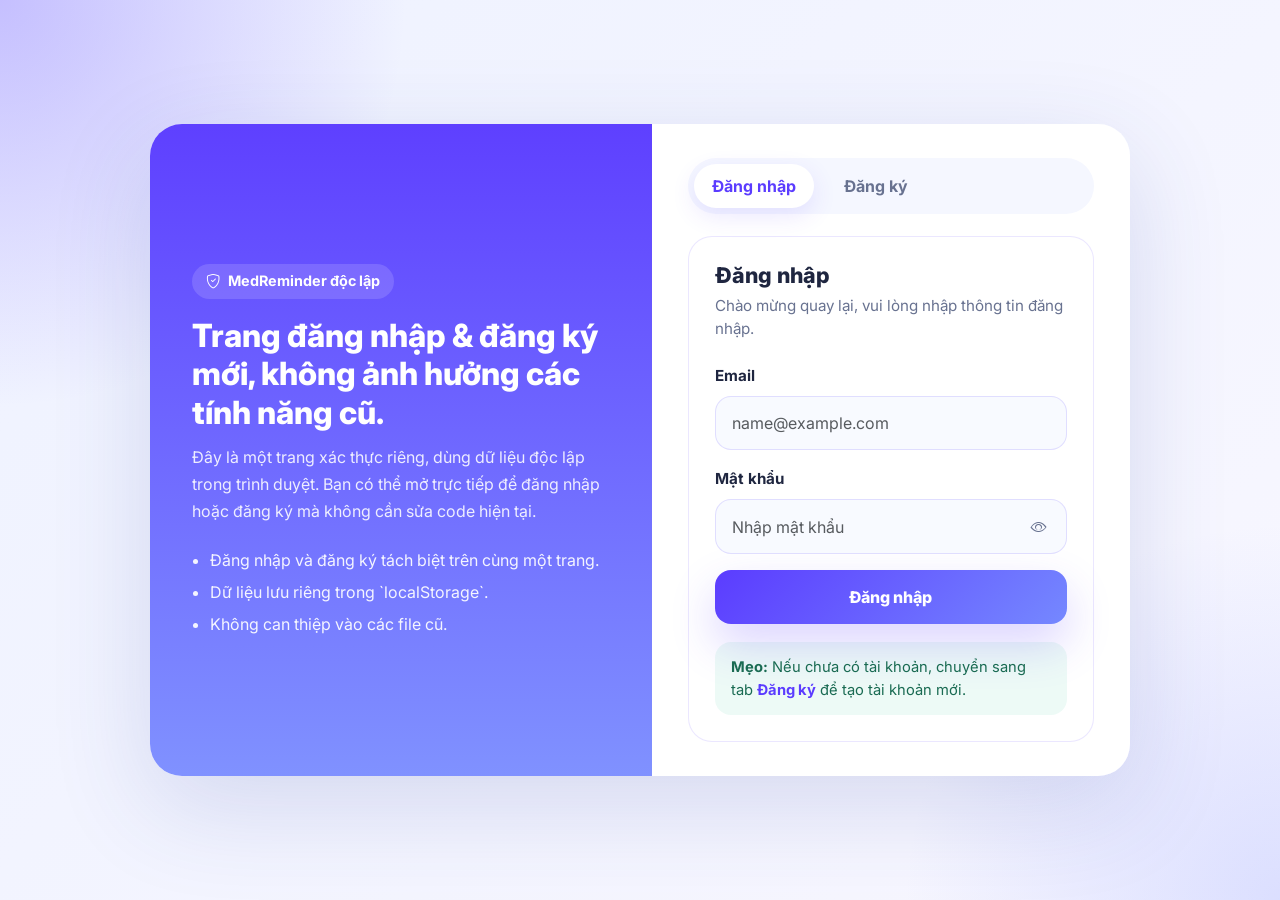
<file: auth-standalone.html>
<!DOCTYPE html>
<html lang="vi">
<head>
    <meta charset="UTF-8">
    <meta name="viewport" content="width=device-width, initial-scale=1.0">
    <title>Đăng nhập & Đăng ký - MedReminder</title>
    <link href="https://fonts.googleapis.com/css2?family=Inter:wght@400;500;600;700;800&display=swap" rel="stylesheet">
    <link href="https://cdn.jsdelivr.net/npm/bootstrap@5.3.0/dist/css/bootstrap.min.css" rel="stylesheet">
    <link rel="stylesheet" href="https://cdn.jsdelivr.net/npm/bootstrap-icons@1.11.0/font/bootstrap-icons.css">
    <style>
        :root {
            --primary: #5b3cff;
            --secondary: #7588ff;
            --success: #22c392;
            --text: #1f2640;
            --muted: #687290;
            --bg: #eef2ff;
            --card: rgba(255,255,255,0.98);
            --line: rgba(91, 60, 255, 0.12);
        }

        * { box-sizing: border-box; }

        body {
            margin: 0;
            min-height: 100vh;
            font-family: 'Inter', sans-serif;
            color: var(--text);
            background:
                radial-gradient(circle at top left, rgba(91, 60, 255, 0.28), transparent 26%),
                radial-gradient(circle at bottom right, rgba(117, 136, 255, 0.22), transparent 24%),
                linear-gradient(135deg, #eef2ff, #f8f7ff);
            display: flex;
            align-items: center;
            justify-content: center;
            padding: 24px;
        }

        .auth-shell {
            width: 100%;
            max-width: 980px;
            border-radius: 32px;
            overflow: hidden;
            box-shadow: 0 30px 100px rgba(49, 67, 160, 0.16);
            background: var(--card);
        }

        .auth-grid {
            display: grid;
            grid-template-columns: 1.05fr 1fr;
        }

        .auth-copy {
            padding: 42px;
            background: linear-gradient(180deg, rgba(91, 60, 255, 0.98), rgba(117, 136, 255, 0.92));
            color: #fff;
            display: flex;
            flex-direction: column;
            justify-content: center;
        }

        .auth-copy .badge {
            display: inline-flex;
            align-items: center;
            gap: 8px;
            width: fit-content;
            padding: 10px 14px;
            border-radius: 999px;
            background: rgba(255, 255, 255, 0.14);
            font-weight: 700;
            font-size: 0.9rem;
        }

        .auth-copy h1 {
            font-size: 2rem;
            margin: 18px 0 12px;
            font-weight: 800;
            line-height: 1.2;
        }

        .auth-copy p {
            margin: 0;
            color: rgba(255,255,255,0.88);
            line-height: 1.7;
        }

        .auth-copy ul {
            padding-left: 18px;
            margin: 22px 0 0;
            color: rgba(255,255,255,0.92);
        }

        .auth-copy li + li {
            margin-top: 8px;
        }

        .auth-form-wrap {
            padding: 34px 36px;
        }

        .form-toggle {
            display: flex;
            gap: 12px;
            margin-bottom: 22px;
            background: #f5f7ff;
            padding: 6px;
            border-radius: 999px;
        }

        .form-toggle button {
            border: 0;
            background: transparent;
            color: var(--muted);
            font-weight: 700;
            padding: 10px 18px;
            border-radius: 999px;
            transition: all 0.2s ease;
        }

        .form-toggle button.active {
            background: #fff;
            color: var(--primary);
            box-shadow: 0 8px 24px rgba(91, 60, 255, 0.12);
        }

        .auth-card {
            background: #fff;
            border: 1px solid var(--line);
            border-radius: 24px;
            padding: 26px;
        }

        .auth-card h2 {
            font-size: 1.35rem;
            font-weight: 800;
            margin-bottom: 6px;
        }

        .auth-card .subtitle {
            color: var(--muted);
            margin-bottom: 22px;
            font-size: 0.95rem;
        }

        .form-label {
            font-weight: 700;
            font-size: 0.95rem;
            margin-bottom: 8px;
        }

        .form-control {
            border-radius: 16px;
            border: 1px solid rgba(91, 60, 255, 0.15);
            background: #f8faff;
            padding: 0.9rem 1rem;
        }

        .form-control:focus {
            background: #fff;
            border-color: rgba(91, 60, 255, 0.4);
            box-shadow: 0 0 0 0.2rem rgba(91, 60, 255, 0.12);
        }

        .password-row {
            position: relative;
        }

        .toggle-password {
            position: absolute;
            right: 14px;
            top: 50%;
            transform: translateY(-50%);
            border: 0;
            background: transparent;
            color: var(--muted);
            cursor: pointer;
        }

        .btn-primary {
            background: linear-gradient(135deg, var(--primary), var(--secondary));
            border: 0;
            border-radius: 16px;
            padding: 0.95rem 1.2rem;
            font-weight: 800;
            box-shadow: 0 20px 45px rgba(91, 60, 255, 0.22);
        }

        .btn-primary:hover {
            background: linear-gradient(135deg, #4931ff, #6a7dff);
        }

        .helper-box {
            margin-top: 18px;
            padding: 14px 16px;
            border-radius: 16px;
            background: rgba(34, 195, 146, 0.08);
            color: #1a6b53;
            font-size: 0.92rem;
        }

        .hidden {
            display: none;
        }

        .alert-box {
            padding: 12px 14px;
            border-radius: 14px;
            font-size: 0.95rem;
            margin-bottom: 18px;
        }

        .alert-danger {
            background: rgba(255, 93, 122, 0.1);
            color: #b43053;
        }

        .alert-success {
            background: rgba(34, 195, 146, 0.12);
            color: #136c4d;
        }

        .small-link {
            color: var(--primary);
            font-weight: 700;
            text-decoration: none;
        }

        .small-link:hover {
            text-decoration: underline;
        }

        @media (max-width: 900px) {
            .auth-grid {
                grid-template-columns: 1fr;
            }

            .auth-copy {
                padding: 32px 24px;
            }

            .auth-form-wrap {
                padding: 24px;
            }
        }
    </style>
</head>
<body>
    <div class="auth-shell">
        <div class="auth-grid">
            <section class="auth-copy">
                <div class="badge"><i class="bi bi-shield-check"></i> MedReminder độc lập</div>
                <h1>Trang đăng nhập & đăng ký mới, không ảnh hưởng các tính năng cũ.</h1>
                <p>
                    Đây là một trang xác thực riêng, dùng dữ liệu độc lập trong trình duyệt. Bạn có thể mở trực tiếp để đăng nhập hoặc đăng ký mà không cần sửa code hiện tại.
                </p>
                <ul>
                    <li>Đăng nhập và đăng ký tách biệt trên cùng một trang.</li>
                    <li>Dữ liệu lưu riêng trong `localStorage`.</li>
                    <li>Không can thiệp vào các file cũ.</li>
                </ul>
            </section>

            <section class="auth-form-wrap">
                <div class="form-toggle" role="tablist" aria-label="Chuyển đổi form">
                    <button id="tabLogin" class="active" type="button">Đăng nhập</button>
                    <button id="tabRegister" type="button">Đăng ký</button>
                </div>

                <div id="alertBox" class="alert-box hidden" role="alert"></div>
                <div id="sessionNotice" class="helper-box hidden"></div>

                <div id="loginPanel" class="auth-card">
                    <h2>Đăng nhập</h2>
                    <p class="subtitle">Chào mừng quay lại, vui lòng nhập thông tin đăng nhập.</p>
                    <form id="loginForm" novalidate>
                        <div class="mb-3">
                            <label for="loginEmail" class="form-label">Email</label>
                            <input type="email" id="loginEmail" class="form-control" placeholder="name@example.com" required>
                        </div>
                        <div class="mb-3">
                            <label for="loginPassword" class="form-label">Mật khẩu</label>
                            <div class="password-row">
                                <input type="password" id="loginPassword" class="form-control" placeholder="Nhập mật khẩu" required>
                                <button type="button" class="toggle-password" data-target="loginPassword"><i class="bi bi-eye"></i></button>
                            </div>
                        </div>
                        <button type="submit" class="btn btn-primary w-100">Đăng nhập</button>
                    </form>
                    <div class="helper-box">
                        <strong>Mẹo:</strong> Nếu chưa có tài khoản, chuyển sang tab <span class="small-link">Đăng ký</span> để tạo tài khoản mới.
                    </div>
                </div>

                <div id="registerPanel" class="auth-card hidden">
                    <h2>Tạo tài khoản</h2>
                    <p class="subtitle">Tạo tài khoản mới để vào hệ thống.</p>
                    <form id="registerForm" novalidate>
                        <div class="mb-3">
                            <label for="registerName" class="form-label">Họ và tên</label>
                            <input type="text" id="registerName" class="form-control" placeholder="Nhập họ tên" required>
                        </div>
                        <div class="mb-3">
                            <label for="registerEmail" class="form-label">Email</label>
                            <input type="email" id="registerEmail" class="form-control" placeholder="name@example.com" required>
                        </div>
                        <div class="mb-3">
                            <label for="registerPassword" class="form-label">Mật khẩu</label>
                            <div class="password-row">
                                <input type="password" id="registerPassword" class="form-control" placeholder="Tối thiểu 6 ký tự" required>
                                <button type="button" class="toggle-password" data-target="registerPassword"><i class="bi bi-eye"></i></button>
                            </div>
                        </div>
                        <div class="mb-3">
                            <label for="registerConfirmPassword" class="form-label">Nhập lại mật khẩu</label>
                            <div class="password-row">
                                <input type="password" id="registerConfirmPassword" class="form-control" placeholder="Nhập lại mật khẩu" required>
                                <button type="button" class="toggle-password" data-target="registerConfirmPassword"><i class="bi bi-eye"></i></button>
                            </div>
                        </div>
                        <button type="submit" class="btn btn-primary w-100">Đăng ký</button>
                    </form>
                    <div class="helper-box">
                        <strong>Lưu ý:</strong> Tài khoản mới sẽ được lưu riêng trong trình duyệt và không ảnh hưởng đến trang cũ.
                    </div>
                </div>
            </section>
        </div>
    </div>

    <script src="https://code.jquery.com/jquery-3.6.0.min.js"></script>
    <script src="js/auth-standalone.js"></script>
</body>
</html>
</file>
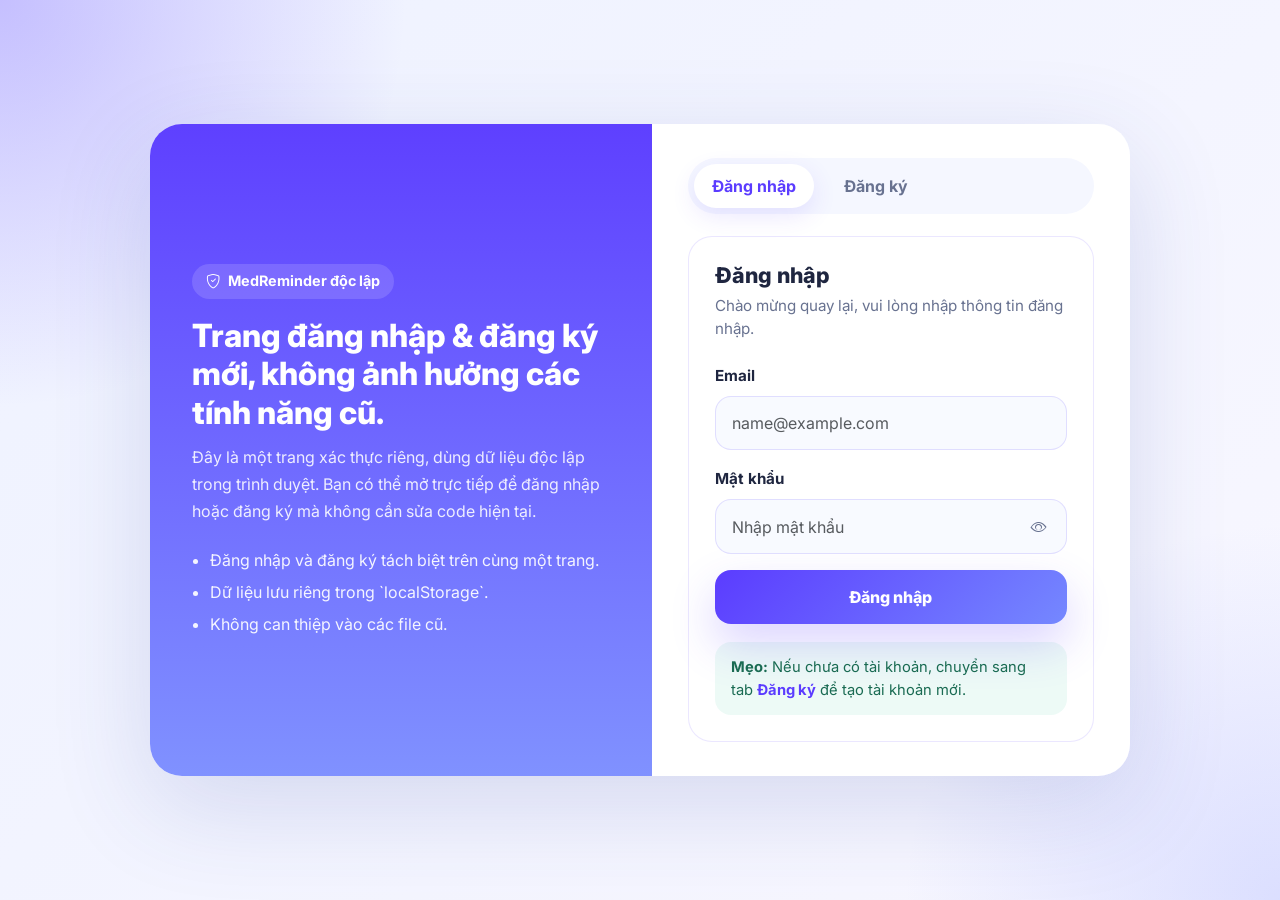
<file: login.html>
<!DOCTYPE html>
<html lang="vi">
<head>
    <meta charset="UTF-8">
    <meta name="viewport" content="width=device-width, initial-scale=1.0">
    <title>Đăng nhập - MedReminder</title>
    <link href="https://fonts.googleapis.com/css2?family=Inter:wght@400;600;700&display=swap" rel="stylesheet">
    <link href="https://cdn.jsdelivr.net/npm/bootstrap@5.3.0/dist/css/bootstrap.min.css" rel="stylesheet">
    <link rel="stylesheet" href="https://cdn.jsdelivr.net/npm/bootstrap-icons@1.11.0/font/bootstrap-icons.css">
    <style>
        :root {
            --primary: #5b3cff;
            --secondary: #7588ff;
            --success: #22c392;
            --text: #232a4a;
            --muted: #6f7b9d;
        }

        * {
            margin: 0;
            padding: 0;
            box-sizing: border-box;
        }

        body {
            font-family: 'Inter', sans-serif;
            background: radial-gradient(circle at top left, rgba(91, 60, 255, 0.3), transparent 40%),
                        radial-gradient(circle at bottom right, rgba(95, 196, 255, 0.2), transparent 35%),
                        linear-gradient(135deg, #eef2ff, #f5f0ff);
            min-height: 100vh;
            display: flex;
            align-items: center;
            justify-content: center;
            color: var(--text);
            padding: 20px;
        }

        .auth-container {
            width: 100%;
            max-width: 420px;
        }

        .auth-card {
            background: rgba(255, 255, 255, 0.98);
            border-radius: 32px;
            padding: 48px 40px;
            box-shadow: 0 40px 100px rgba(49, 67, 160, 0.15),
                        inset 0 0 0 1px rgba(110, 125, 255, 0.08);
            border: 1px solid rgba(110, 125, 255, 0.12);
        }

        .auth-header {
            text-align: center;
            margin-bottom: 36px;
        }

        .auth-logo {
            font-size: 40px;
            margin-bottom: 16px;
        }

        .auth-header h1 {
            font-size: 28px;
            font-weight: 700;
            margin-bottom: 8px;
            letter-spacing: -0.02em;
        }

        .auth-header p {
            color: var(--muted);
            font-size: 14px;
        }

        .form-control {
            border-radius: 16px;
            padding: 14px 18px;
            border: 1px solid rgba(110, 125, 255, 0.2);
            background: #f9fbff;
            font-size: 14px;
            transition: all 0.2s ease;
        }

        .form-control:focus {
            border-color: var(--primary);
            background: white;
            box-shadow: 0 0 0 3px rgba(91, 60, 255, 0.08);
            outline: none;
        }

        .form-label {
            font-weight: 600;
            font-size: 13px;
            margin-bottom: 8px;
            color: var(--text);
        }

        .btn-auth {
            border-radius: 16px;
            padding: 13px 20px;
            font-weight: 700;
            font-size: 15px;
            transition: all 0.2s ease;
            border: none;
        }

        .btn-primary {
            background: linear-gradient(135deg, var(--primary), var(--secondary));
            color: white;
            box-shadow: 0 20px 50px rgba(91, 60, 255, 0.2);
        }

        .btn-primary:hover {
            transform: translateY(-2px);
            box-shadow: 0 28px 60px rgba(91, 60, 255, 0.28);
            background: linear-gradient(135deg, #4238ff, #6b7dff);
            color: white;
        }

        .btn-outline-secondary {
            color: var(--muted);
            border: 1px solid rgba(110, 125, 255, 0.2);
            background: transparent;
        }

        .btn-outline-secondary:hover {
            color: var(--primary);
            border-color: var(--primary);
            background: rgba(91, 60, 255, 0.04);
        }

        .form-toggle {
            text-align: center;
            margin-top: 24px;
            padding-top: 20px;
            border-top: 1px solid rgba(110, 125, 255, 0.08);
        }

        .form-toggle p {
            color: var(--muted);
            font-size: 14px;
            margin: 0;
        }

        .form-toggle button {
            background: none;
            border: none;
            color: var(--primary);
            font-weight: 700;
            cursor: pointer;
            padding: 0;
            text-decoration: underline;
        }

        .form-toggle button:hover {
            opacity: 0.8;
        }

        .form-group {
            margin-bottom: 18px;
        }

        .quick-login {
            margin-top: 16px;
            padding-top: 16px;
            border-top: 1px solid rgba(110, 125, 255, 0.08);
        }

        .quick-login-btn {
            background: linear-gradient(135deg, rgba(34, 195, 146, 0.9), rgba(34, 195, 146, 0.7));
            color: white;
            font-size: 13px;
            padding: 10px 16px;
            display: flex;
            align-items: center;
            justify-content: center;
            gap: 6px;
        }

        .quick-login-btn:hover {
            background: linear-gradient(135deg, #22c392, #1fab7a);
            transform: translateY(-1px);
            box-shadow: 0 12px 30px rgba(34, 195, 146, 0.25);
        }

        .hint-text {
            font-size: 12px;
            color: var(--muted);
            margin-top: 12px;
            padding: 10px 14px;
            background: rgba(34, 195, 146, 0.05);
            border-radius: 10px;
            border-left: 3px solid var(--success);
        }

        .hidden-form {
            display: none;
        }

        .visible-form {
            display: block;
            animation: fadeIn 0.3s ease;
        }

        @keyframes fadeIn {
            from {
                opacity: 0;
                transform: translateY(10px);
            }
            to {
                opacity: 1;
                transform: translateY(0);
            }
        }

        @media (max-width: 480px) {
            .auth-card {
                padding: 32px 24px;
            }

            .auth-header h1 {
                font-size: 24px;
            }
        }
    </style>
</head>
<body>
    <div style="min-height: 100vh; display: flex; align-items: center; justify-content: center; font-family: Inter, Arial, sans-serif; background: #f4f7ff; padding: 20px;">
        <div style="max-width: 520px; width: 100%; text-align: center; background: #ffffff; border-radius: 24px; padding: 32px; box-shadow: 0 24px 60px rgba(49, 67, 160, 0.12);">
            <div style="font-size: 42px; margin-bottom: 16px;">💊</div>
            <h1 style="font-size: 28px; margin-bottom: 12px; color: #232a4a;">Đăng nhập đã được tắt</h1>
            <p style="color: #6f7b9d; margin-bottom: 24px; line-height: 1.6;">
                Trang đăng nhập không còn được sử dụng. Bạn sẽ được chuyển về trang chủ ngay sau đây.
            </p>
            <a href="auth-standalone.html" style="display: inline-block; padding: 12px 24px; background: linear-gradient(135deg, #5b3cff, #7588ff); color: #fff; text-decoration: none; border-radius: 999px; font-weight: 700;">
                Đến trang đăng nhập
            </a>
        </div>
    </div>

    <script>
        window.location.replace('auth-standalone.html');
    </script>
</body>
</html>
</file>
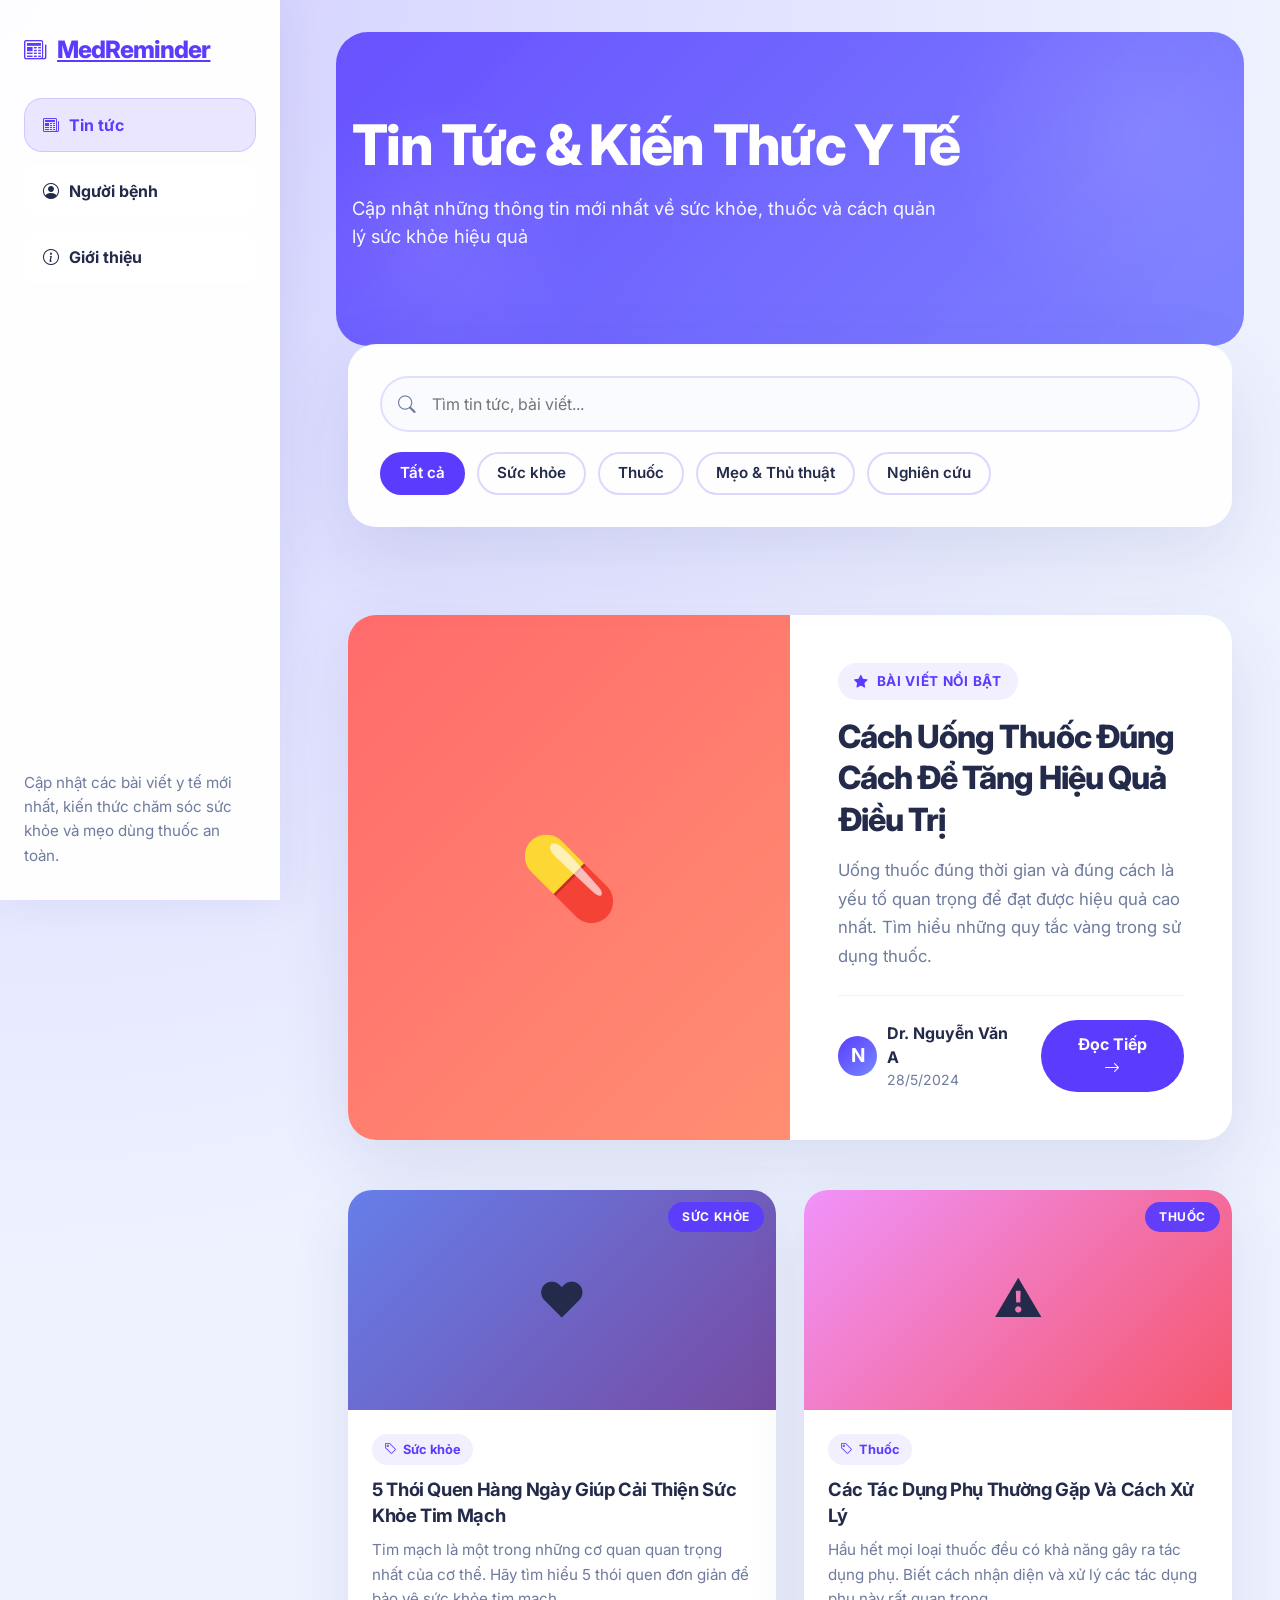
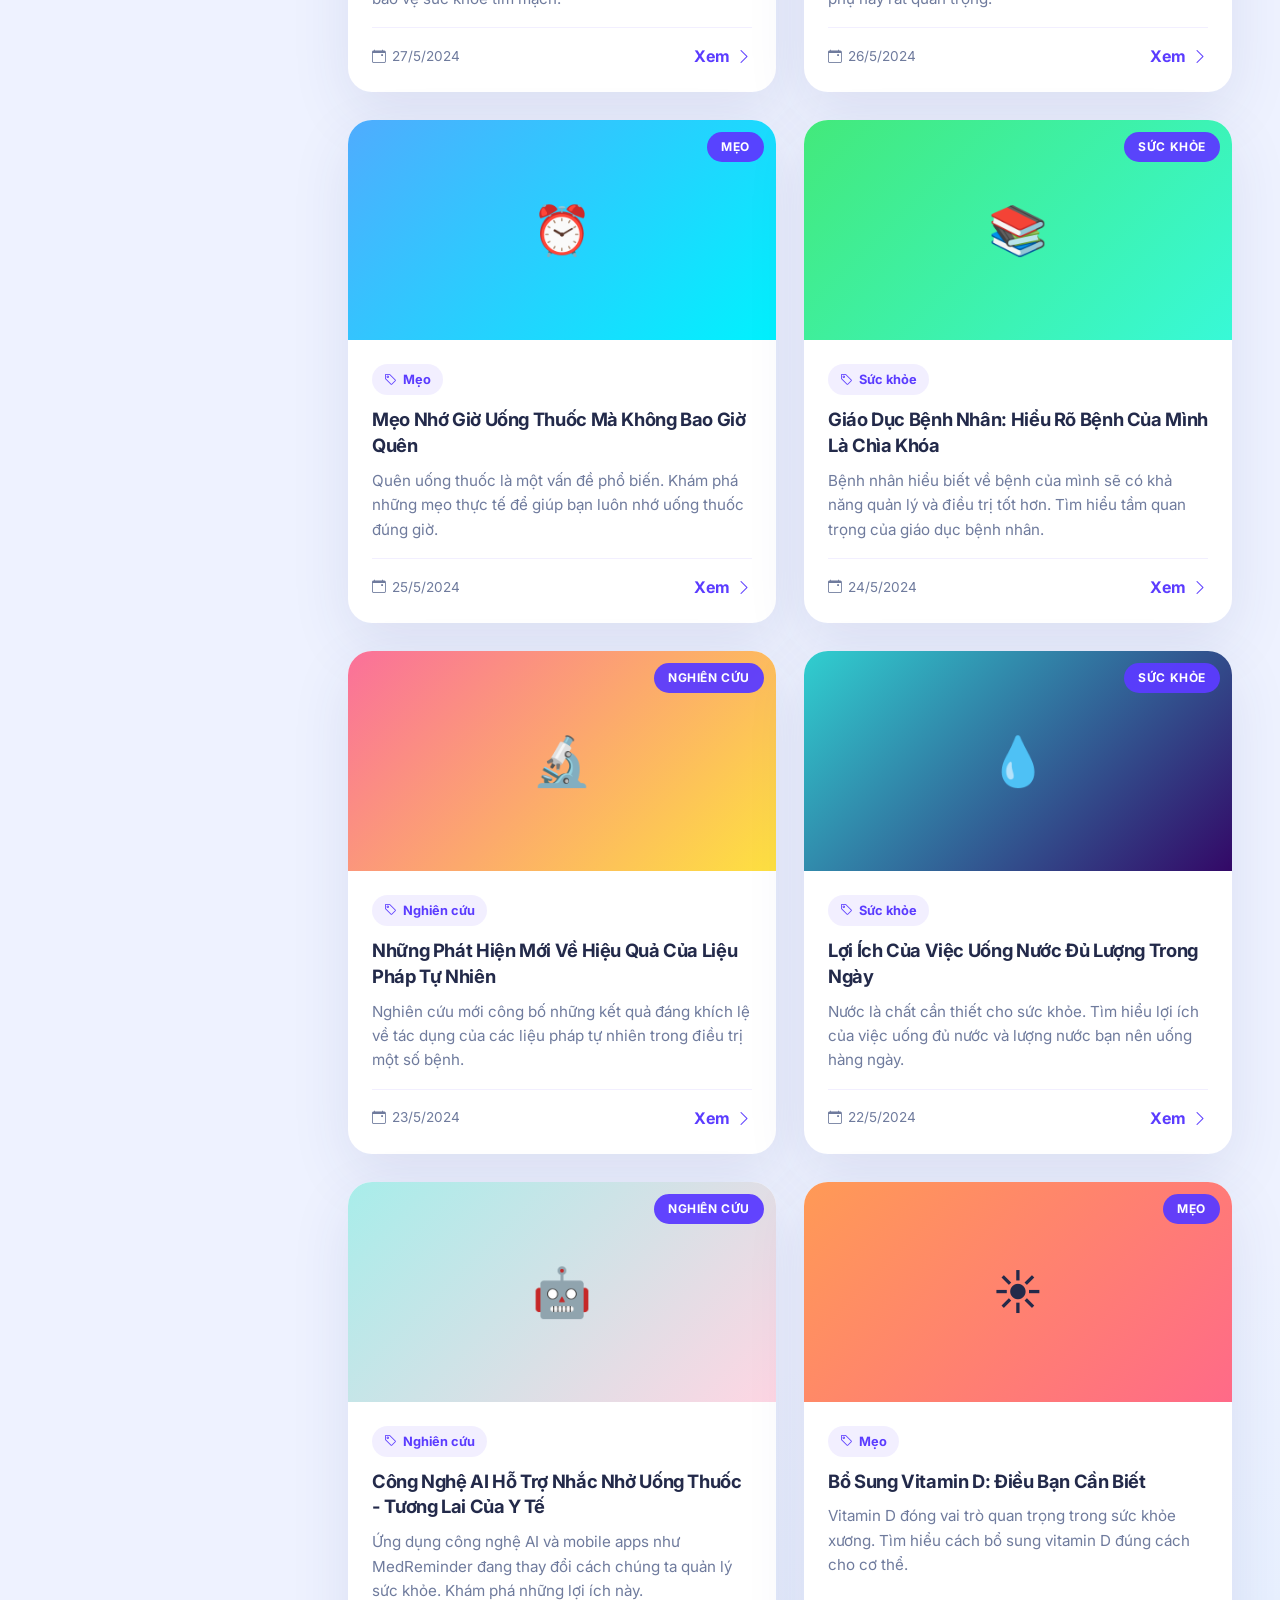
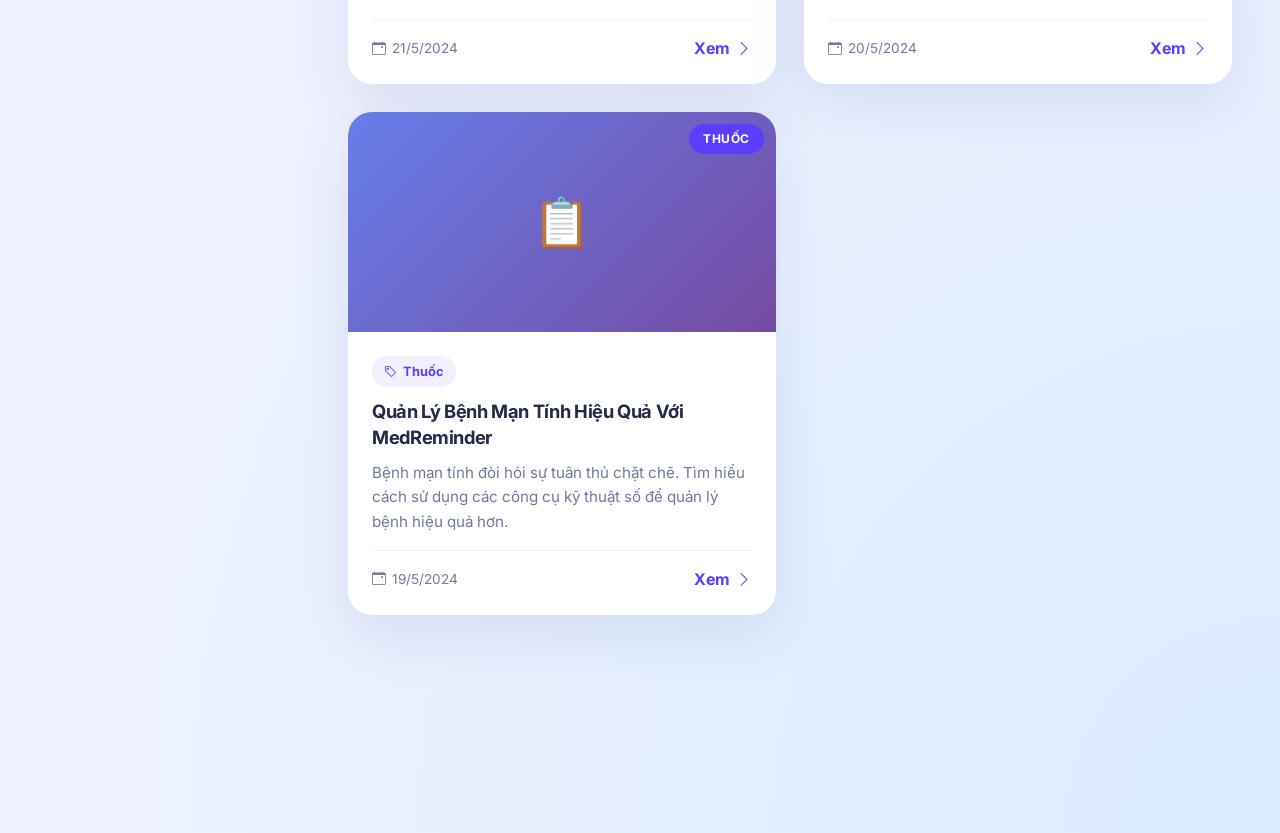
<file: news.html>
<!DOCTYPE html>
<html lang="vi">
<head>
    <meta charset="UTF-8">
    <meta name="viewport" content="width=device-width, initial-scale=1.0">
    <title>Tin Tức & Kiến Thức - MedReminder</title>
    <link href="https://fonts.googleapis.com/css2?family=Inter:wght@400;600;700;800&display=swap" rel="stylesheet">
    <link href="https://cdn.jsdelivr.net/npm/bootstrap@5.3.0/dist/css/bootstrap.min.css" rel="stylesheet">
    <link rel="stylesheet" href="https://cdn.jsdelivr.net/npm/bootstrap-icons@1.11.0/font/bootstrap-icons.css">
    <style>
        * {
            margin: 0;
            padding: 0;
            box-sizing: border-box;
        }
        :root {
            --primary: #5b3cff;
            --secondary: #7588ff;
            --success: #22c392;
            --danger: #ff5d7a;
            --bg: #eef2ff;
            --surface: #ffffff;
            --surface-soft: #f6f7ff;
            --text: #232a4a;
            --muted: #6f7b9d;
            --border: rgba(110, 125, 255, 0.14);
            --shadow: 0 30px 80px rgba(50, 63, 128, 0.1);
        }

        * {
            margin: 0;
            padding: 0;
            box-sizing: border-box;
        }

        body {
            font-family: 'Inter', sans-serif;
            background: radial-gradient(circle at top left, rgba(91, 60, 255, 0.2), transparent 30%),
                        radial-gradient(circle at bottom right, rgba(95, 196, 255, 0.14), transparent 28%),
                        var(--bg);
            color: var(--text);
            min-height: 100vh;
            padding-bottom: 60px;
        }

        /* Sidebar layout */
        body {
            display: flex;
            min-height: 100vh;
        }

        .sidebar {
            position: fixed;
            top: 0;
            left: 0;
            bottom: 0;
            width: 280px;
            padding: 32px 24px;
            background: rgba(255, 255, 255, 0.96);
            box-shadow: 4px 0 40px rgba(50, 63, 128, 0.08);
            display: flex;
            flex-direction: column;
            gap: 30px;
            z-index: 1000;
        }

        .sidebar-brand {
            display: inline-flex;
            align-items: center;
            gap: 12px;
            font-size: 1.5rem;
            font-weight: 800;
            color: var(--primary);
            letter-spacing: -0.04em;
        }

        .sidebar-brand i {
            font-size: 1.4rem;
        }

        .sidebar-menu {
            display: flex;
            flex-direction: column;
            gap: 12px;
        }

        .sidebar-link {
            display: inline-flex;
            align-items: center;
            gap: 10px;
            padding: 14px 18px;
            border-radius: 18px;
            color: var(--text);
            text-decoration: none;
            font-weight: 700;
            border: 1px solid transparent;
            transition: all 0.25s ease;
            background: rgba(255,255,255,0.9);
        }

        .sidebar-link:hover,
        .sidebar-link.active {
            background: rgba(91, 60, 255, 0.12);
            border-color: rgba(91, 60, 255, 0.18);
            color: var(--primary);
        }

        .sidebar-footer {
            margin-top: auto;
            font-size: 0.95rem;
            color: var(--muted);
            line-height: 1.6;
        }

        .main-content {
            width: calc(100% - 300px);
            margin-left: 300px;
            padding: 32px 36px 60px;
        }

        .hero-section {
            border-radius: 32px;
            overflow: hidden;
            position: relative;
            padding: 60px 36px;
        }

        .hero-section .container {
            max-width: 900px;
        }

        /* Hero Banner */
        .hero-section {
            background: linear-gradient(135deg, rgba(91, 60, 255, 0.95), rgba(117, 136, 255, 0.85)),
                        url('data:image/svg+xml,<svg xmlns="http://www.w3.org/2000/svg" viewBox="0 0 1200 400"><defs><pattern id="dots" x="0" y="0" width="40" height="40" patternUnits="userSpaceOnUse"><circle cx="20" cy="20" r="2" fill="%23ffffff" opacity="0.1"/></pattern></defs><rect width="1200" height="400" fill="url(%23dots)"/></svg>');
            background-attachment: fixed;
            background-size: cover;
            padding: 80px 0;
            color: white;
            position: relative;
            overflow: hidden;
        }

        .hero-section::before {
            content: '';
            position: absolute;
            top: -100px;
            right: -100px;
            width: 400px;
            height: 400px;
            background: radial-gradient(circle, rgba(255,255,255,0.1), transparent 70%);
            border-radius: 50%;
        }

        .hero-section::after {
            content: '';
            position: absolute;
            bottom: -50px;
            left: -50px;
            width: 300px;
            height: 300px;
            background: radial-gradient(circle, rgba(255,255,255,0.08), transparent 70%);
            border-radius: 50%;
        }

        .hero-content {
            position: relative;
            z-index: 2;
        }

        .hero-title {
            font-size: clamp(2.5rem, 5vw, 3.5rem);
            font-weight: 800;
            letter-spacing: -0.03em;
            margin-bottom: 1rem;
        }

        .hero-subtitle {
            font-size: 1.15rem;
            opacity: 0.95;
            max-width: 600px;
        }

        /* Search & Filter */
        .search-filter-section {
            background: rgba(255,255,255,0.96);
            border-radius: 28px;
            padding: 32px;
            margin: -50px 0 40px 0;
            box-shadow: 0 30px 80px rgba(50, 63, 128, 0.12);
            position: relative;
            z-index: 10;
        }

        .search-wrapper {
            position: relative;
        }

        .search-wrapper input {
            width: 100%;
            padding: 14px 18px 14px 50px;
            border-radius: 999px;
            border: 2px solid rgba(91, 60, 255, 0.15);
            font-size: 1rem;
            transition: all 0.3s ease;
            background: #f9fbff;
        }

        .search-wrapper input:focus {
            outline: none;
            border-color: var(--primary);
            box-shadow: 0 0 0 3px rgba(91, 60, 255, 0.1);
        }

        .search-wrapper i {
            position: absolute;
            left: 18px;
            top: 50%;
            transform: translateY(-50%);
            color: var(--muted);
            font-size: 1.1rem;
        }

        .category-tabs {
            display: flex;
            flex-wrap: wrap;
            gap: 12px;
            margin-top: 20px;
        }

        .category-tabs .btn {
            border-radius: 999px;
            padding: 8px 18px;
            font-weight: 600;
            font-size: 0.95rem;
            border: 2px solid rgba(91, 60, 255, 0.2);
            color: var(--text);
            background: transparent;
            transition: all 0.3s ease;
        }

        .category-tabs .btn:hover {
            border-color: var(--primary);
            color: var(--primary);
        }

        .category-tabs .btn.active {
            background: var(--primary);
            color: white;
            border-color: var(--primary);
        }

        /* News Grid */
        .news-grid {
            display: grid;
            grid-template-columns: repeat(auto-fill, minmax(320px, 1fr));
            gap: 28px;
            margin-bottom: 50px;
        }

        /* News Card */
        .news-card {
            background: white;
            border-radius: 24px;
            overflow: hidden;
            box-shadow: 0 20px 60px rgba(50, 63, 128, 0.1);
            transition: all 0.3s cubic-bezier(0.25, 0.8, 0.25, 1);
            display: flex;
            flex-direction: column;
            height: 100%;
            cursor: pointer;
            position: relative;
        }

        .news-card:hover {
            transform: translateY(-12px);
            box-shadow: 0 30px 80px rgba(50, 63, 128, 0.18);
        }

        .news-card-image {
            width: 100%;
            height: 220px;
            background: linear-gradient(135deg, rgba(91, 60, 255, 0.2), rgba(117, 136, 255, 0.1));
            display: flex;
            align-items: center;
            justify-content: center;
            font-size: 3rem;
            overflow: hidden;
            position: relative;
        }

        .news-card-image img {
            width: 100%;
            height: 100%;
            object-fit: cover;
        }

        .news-card-badge {
            position: absolute;
            top: 12px;
            right: 12px;
            background: rgba(91, 60, 255, 0.95);
            color: white;
            padding: 6px 14px;
            border-radius: 999px;
            font-size: 0.75rem;
            font-weight: 700;
            text-transform: uppercase;
            letter-spacing: 0.05em;
            z-index: 5;
        }

        .news-card-body {
            padding: 24px;
            flex-grow: 1;
            display: flex;
            flex-direction: column;
        }

        .news-card-category {
            display: inline-flex;
            align-items: center;
            gap: 6px;
            padding: 6px 12px;
            background: rgba(91, 60, 255, 0.08);
            color: var(--primary);
            border-radius: 999px;
            font-size: 0.8rem;
            font-weight: 700;
            width: fit-content;
            margin-bottom: 12px;
        }

        .news-card-title {
            font-size: 1.15rem;
            font-weight: 700;
            letter-spacing: -0.02em;
            margin-bottom: 10px;
            color: var(--text);
            line-height: 1.4;
        }

        .news-card-excerpt {
            color: var(--muted);
            font-size: 0.95rem;
            line-height: 1.6;
            margin-bottom: 16px;
            flex-grow: 1;
        }

        .news-card-footer {
            display: flex;
            justify-content: space-between;
            align-items: center;
            padding-top: 16px;
            border-top: 1px solid rgba(91, 60, 255, 0.08);
            margin-top: auto;
        }

        .news-card-date {
            font-size: 0.85rem;
            color: var(--muted);
            display: flex;
            align-items: center;
            gap: 6px;
        }

        .news-card-link {
            color: var(--primary);
            text-decoration: none;
            font-weight: 700;
            display: flex;
            align-items: center;
            gap: 6px;
            transition: all 0.3s ease;
        }

        .news-card-link:hover {
            gap: 10px;
        }

        /* Featured Article */
        .featured-article {
            background: white;
            border-radius: 28px;
            overflow: hidden;
            box-shadow: 0 25px 70px rgba(50, 63, 128, 0.12);
            margin-bottom: 50px;
            display: grid;
            grid-template-columns: 1fr 1fr;
            gap: 0;
            min-height: 420px;
        }

        .featured-article-image {
            background: linear-gradient(135deg, var(--primary), var(--secondary));
            display: flex;
            align-items: center;
            justify-content: center;
            font-size: 5rem;
            position: relative;
            overflow: hidden;
        }

        .featured-article-image img {
            width: 100%;
            height: 100%;
            object-fit: cover;
        }

        .featured-article-content {
            padding: 48px;
            display: flex;
            flex-direction: column;
            justify-content: center;
        }

        .featured-article-label {
            display: inline-flex;
            align-items: center;
            gap: 8px;
            background: rgba(91, 60, 255, 0.08);
            color: var(--primary);
            padding: 8px 16px;
            border-radius: 999px;
            font-size: 0.85rem;
            font-weight: 700;
            width: fit-content;
            margin-bottom: 16px;
            text-transform: uppercase;
            letter-spacing: 0.05em;
        }

        .featured-article-title {
            font-size: 2rem;
            font-weight: 800;
            letter-spacing: -0.03em;
            margin-bottom: 16px;
            line-height: 1.3;
            color: var(--text);
        }

        .featured-article-desc {
            color: var(--muted);
            font-size: 1.05rem;
            line-height: 1.7;
            margin-bottom: 24px;
        }

        .featured-article-meta {
            display: flex;
            align-items: center;
            gap: 20px;
            padding-top: 24px;
            border-top: 1px solid rgba(91, 60, 255, 0.08);
        }

        .featured-article-author {
            display: flex;
            align-items: center;
            gap: 10px;
        }

        .featured-article-avatar {
            width: 40px;
            height: 40px;
            border-radius: 50%;
            background: linear-gradient(135deg, var(--primary), var(--secondary));
            color: white;
            display: flex;
            align-items: center;
            justify-content: center;
            font-weight: 700;
            font-size: 1.2rem;
        }

        .featured-article-author-info small {
            color: var(--muted);
            display: block;
        }

        .featured-article-author-info strong {
            color: var(--text);
            display: block;
        }

        /* Read More Button */
        .btn-read-more {
            background: var(--primary);
            color: white;
            border: none;
            padding: 12px 28px;
            border-radius: 999px;
            font-weight: 700;
            cursor: pointer;
            transition: all 0.3s ease;
            width: fit-content;
        }

        .btn-read-more:hover {
            background: #4a2fd9;
            transform: translateX(4px);
        }

        /* Empty State */
        .empty-state {
            text-align: center;
            padding: 80px 20px;
        }

        .empty-state-icon {
            font-size: 4rem;
            color: var(--muted);
            margin-bottom: 20px;
        }

        .empty-state-title {
            font-size: 1.5rem;
            font-weight: 700;
            color: var(--text);
            margin-bottom: 10px;
        }

        .empty-state-desc {
            color: var(--muted);
            font-size: 1rem;
        }

        /* Loading */
        #loadingOverlay {
            position: fixed;
            top: 0;
            left: 0;
            width: 100%;
            height: 100%;
            background: rgba(255,255,255,0.88);
            display: none;
            align-items: center;
            justify-content: center;
            z-index: 9999;
        }

        /* Responsive */
        @media (max-width: 768px) {
            body {
                display: block;
            }

            .sidebar {
                position: relative;
                width: 100%;
                height: auto;
                box-shadow: none;
                padding: 24px 20px;
            }

            .main-content {
                width: 100%;
                margin-left: 0;
                padding: 20px 20px 40px;
            }

            .hero-section {
                padding: 40px 20px;
            }

            .search-filter-section {
                margin: 0 0 30px 0;
                padding: 24px;
            }

            .category-tabs {
                gap: 8px;
            }

            .category-tabs .btn {
                padding: 6px 14px;
                font-size: 0.9rem;
            }

            .news-grid {
                grid-template-columns: 1fr;
                gap: 20px;
            }

            .featured-article {
                grid-template-columns: 1fr;
                min-height: auto;
            }

            .featured-article-image {
                height: 280px;
                font-size: 3.5rem;
            }

            .featured-article-content {
                padding: 32px;
            }

            .featured-article-title {
                font-size: 1.6rem;
            }

            .featured-article-desc {
                font-size: 1rem;
            }
        }

        @media (max-width: 640px) {
            .hero-title {
                font-size: 2rem;
            }

            .hero-subtitle {
                font-size: 1rem;
            }

            .search-filter-section {
                padding: 18px;
            }

            .featured-article-content {
                padding: 20px;
            }

            .featured-article-title {
                font-size: 1.4rem;
            }

            .featured-article-meta {
                flex-direction: column;
                align-items: flex-start;
                gap: 12px;
            }
        }
    </style>
</head>
<body>
    <aside class="sidebar">
        <a href="news.html" class="sidebar-brand">
            <i class="bi bi-newspaper"></i>
            MedReminder
        </a>
        <div class="sidebar-menu">
            <a href="news.html" class="sidebar-link active"><i class="bi bi-newspaper"></i> Tin tức</a>
            <a href="index.html" class="sidebar-link"><i class="bi bi-person-circle"></i> Người bệnh</a>
            <a href="about.html" class="sidebar-link"><i class="bi bi-info-circle"></i> Giới thiệu</a>
        </div>
        <div class="sidebar-footer">
            Cập nhật các bài viết y tế mới nhất, kiến thức chăm sóc sức khỏe và mẹo dùng thuốc an toàn.
        </div>
    </aside>

    <div class="main-content">
        <!-- Hero Section -->
        <section class="hero-section">
            <div class="container">
                <div class="hero-content">
                    <h1 class="hero-title">Tin Tức & Kiến Thức Y Tế</h1>
                    <p class="hero-subtitle">Cập nhật những thông tin mới nhất về sức khỏe, thuốc và cách quản lý sức khỏe hiệu quả</p>
                </div>
            </div>
        </section>

    <!-- Search & Filter -->
    <div class="container mt-5">
        <div class="search-filter-section">
            <div class="search-wrapper">
                <i class="bi bi-search"></i>
                <input type="text" id="searchInput" placeholder="Tìm tin tức, bài viết...">
            </div>
            <div class="category-tabs" id="categoryTabs">
                <button class="btn btn-category active" data-category="all">Tất cả</button>
                <button class="btn btn-category" data-category="health">Sức khỏe</button>
                <button class="btn btn-category" data-category="medication">Thuốc</button>
                <button class="btn btn-category" data-category="tips">Mẹo & Thủ thuật</button>
                <button class="btn btn-category" data-category="research">Nghiên cứu</button>
            </div>
        </div>
    </div>

    <!-- Loading Overlay -->
    <div id="loadingOverlay">
        <div class="spinner-border text-primary" role="status"></div>
    </div>

    <!-- Main Content -->
    <main class="container py-5">
        <!-- Featured Article -->
        <section id="featuredContainer"></section>

        <!-- News Grid -->
        <section id="newsContainer" class="news-grid"></section>

        <!-- Empty State -->
        <section id="emptyState" class="empty-state hidden" style="display: none;">
            <div class="empty-state-icon">📰</div>
            <h3 class="empty-state-title">Không tìm thấy tin tức</h3>
            <p class="empty-state-desc">Vui lòng thử tìm kiếm với từ khóa khác hoặc xem tất cả bài viết</p>
        </section>
    </main>

    <script src="https://code.jquery.com/jquery-3.6.0.min.js"></script>
    <script src="https://cdn.jsdelivr.net/npm/bootstrap@5.3.0/dist/js/bootstrap.bundle.min.js"></script>
    <script src="js/news.js"></script>
</body>
</html>
</file>
